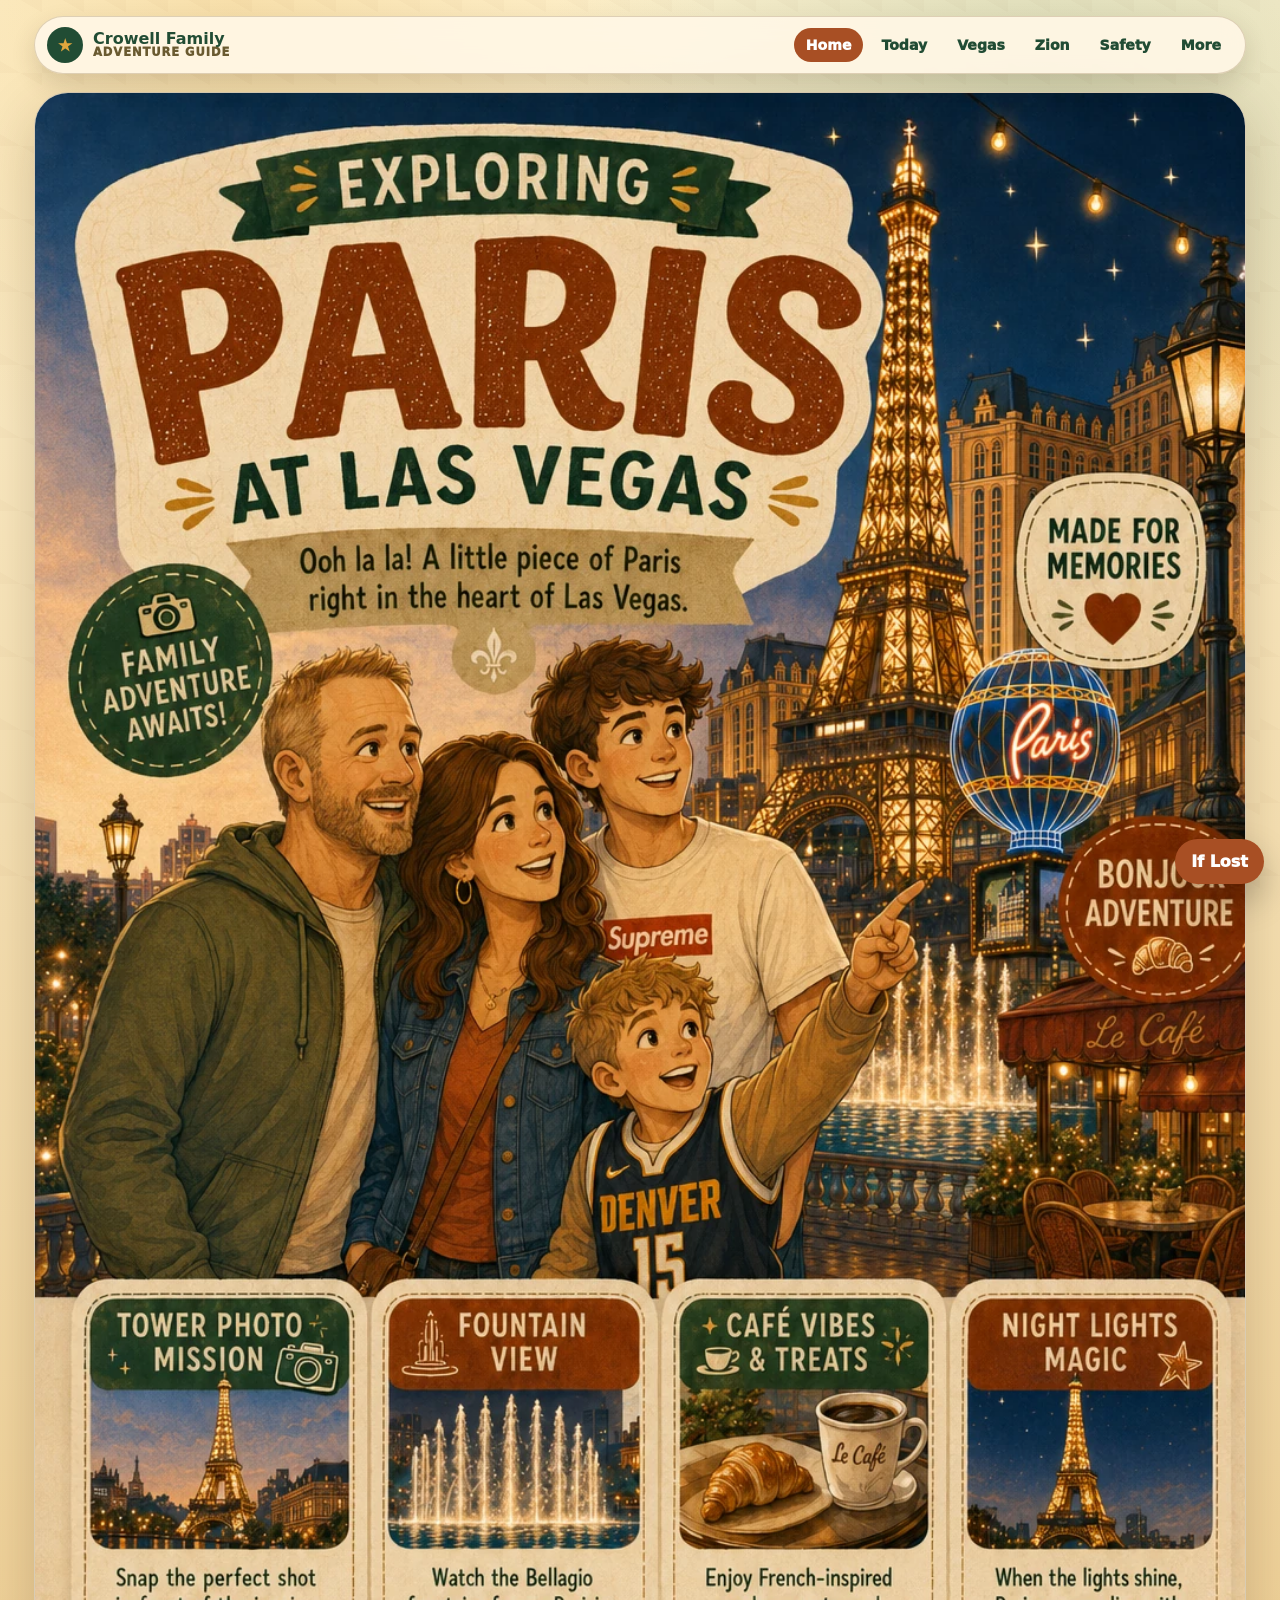
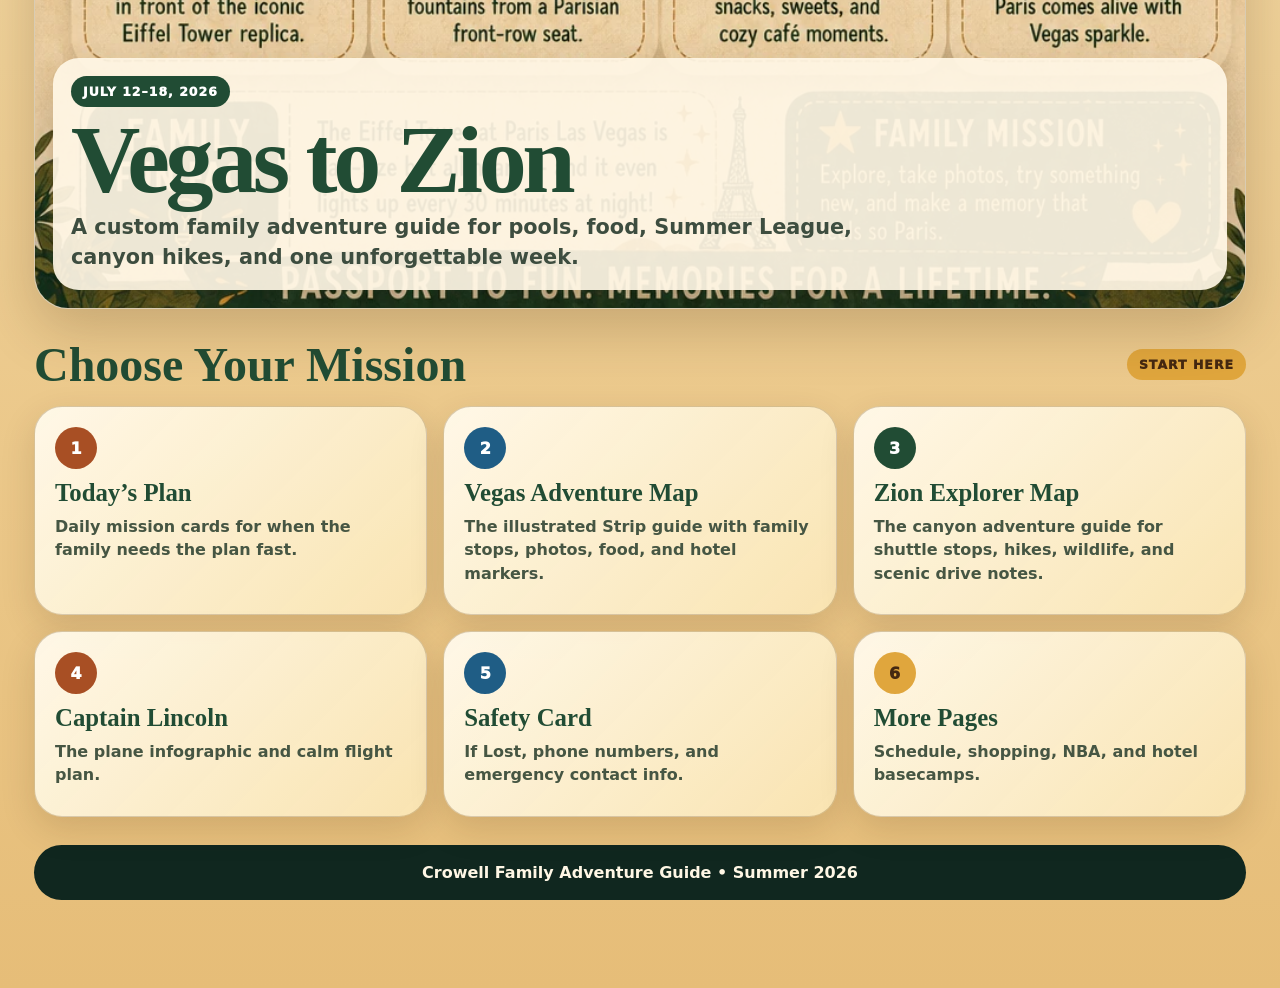
<file: index.html>
<!doctype html><html lang="en"><head><meta charset="utf-8"><meta name="viewport" content="width=device-width,initial-scale=1"><title>Crowell Family Adventure Guide</title><link rel="stylesheet" href="style.css?v=9"></head><body><a class="skip-link" href="#main">Skip to content</a><div class="site-shell"><header class="topbar"><a class="brand" href="index.html"><span>★</span><div><strong>Crowell Family</strong><small>Adventure Guide</small></div></a><nav class="nav"><a class="active" href="index.html">Home</a><a class="" href="today.html">Today</a><a class="" href="vegas.html">Vegas</a><a class="" href="zion.html">Zion</a><a class="" href="contacts.html">Safety</a><a class="" href="more.html">More</a></nav></header><main id="main"><section class="hero"><img src="family-paris-poster.webp" alt="Poster-style Crowell family at Paris Las Vegas"><div class="hero-copy"><span class="kicker">July 12–18, 2026</span><h1 class="display">Vegas to Zion</h1><p class="lead">A custom family adventure guide for pools, food, Summer League, canyon hikes, and one unforgettable week.</p></div></section><section class="section"><div class="section-title"><h2>Choose Your Mission</h2><span class="kicker gold">Start here</span></div><div class="grid three"><a class="mission" href="today.html"><span class="badge">1</span><h3>Today’s Plan</h3><p>Daily mission cards for when the family needs the plan fast.</p></a><a class="mission" href="vegas.html"><span class="badge blue">2</span><h3>Vegas Adventure Map</h3><p>The illustrated Strip guide with family stops, photos, food, and hotel markers.</p></a><a class="mission" href="zion.html"><span class="badge green">3</span><h3>Zion Explorer Map</h3><p>The canyon adventure guide for shuttle stops, hikes, wildlife, and scenic drive notes.</p></a><a class="mission" href="flying.html"><span class="badge">4</span><h3>Captain Lincoln</h3><p>The plane infographic and calm flight plan.</p></a><a class="mission" href="contacts.html"><span class="badge blue">5</span><h3>Safety Card</h3><p>If Lost, phone numbers, and emergency contact info.</p></a><a class="mission" href="more.html"><span class="badge gold">6</span><h3>More Pages</h3><p>Schedule, shopping, NBA, and hotel basecamps.</p></a></div></section></main><footer class="site-footer">Crowell Family Adventure Guide • Summer 2026</footer></div><a class="float-lost" href="contacts.html">If Lost</a></body></html>
</file>
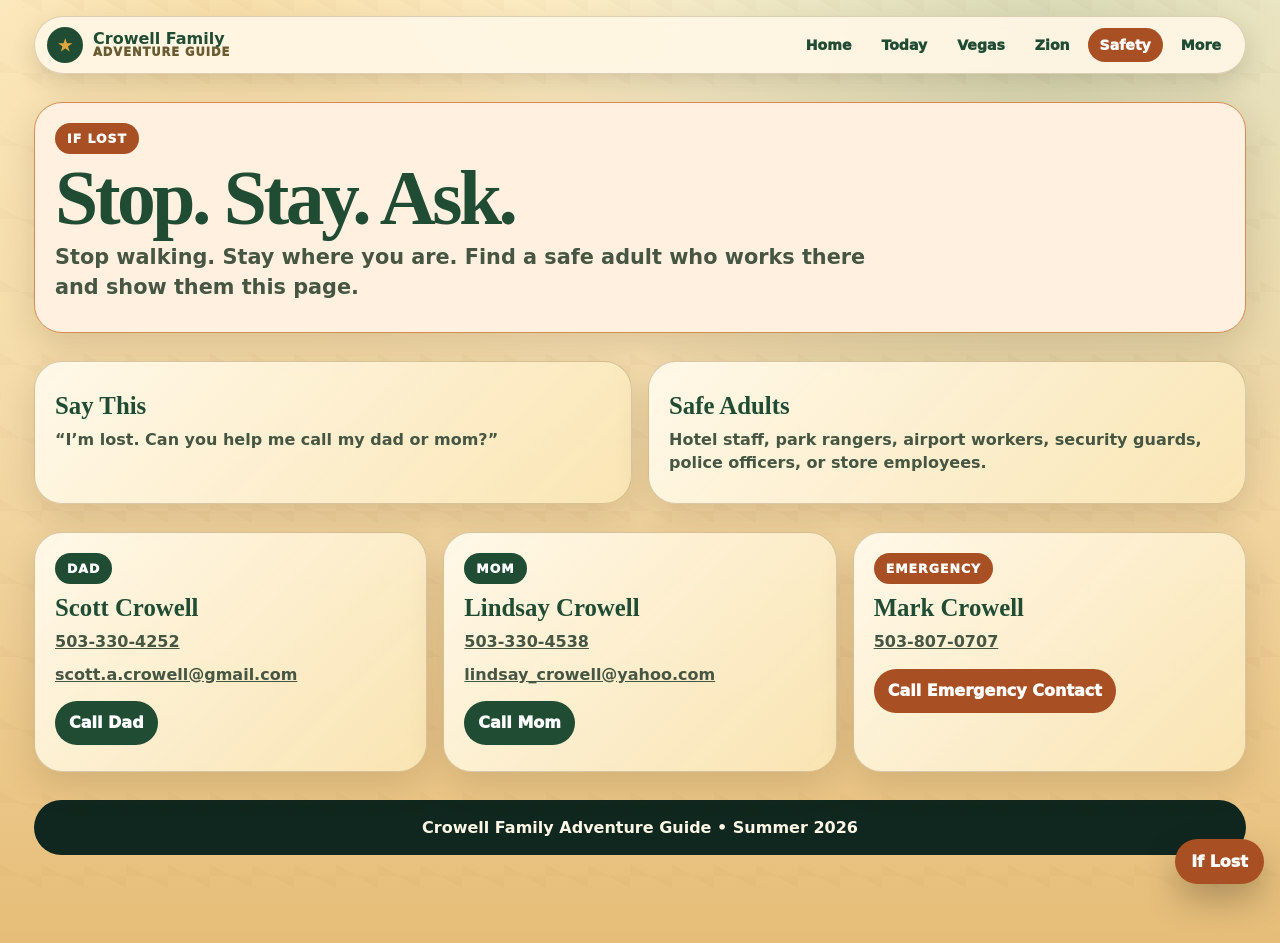
<file: contacts.html>
<!doctype html><html lang="en"><head><meta charset="utf-8"><meta name="viewport" content="width=device-width,initial-scale=1"><title>Safety Card</title><link rel="stylesheet" href="style.css?v=9"></head><body><a class="skip-link" href="#main">Skip to content</a><div class="site-shell"><header class="topbar"><a class="brand" href="index.html"><span>★</span><div><strong>Crowell Family</strong><small>Adventure Guide</small></div></a><nav class="nav"><a class="" href="index.html">Home</a><a class="" href="today.html">Today</a><a class="" href="vegas.html">Vegas</a><a class="" href="zion.html">Zion</a><a class="active" href="contacts.html">Safety</a><a class="" href="more.html">More</a></nav></header><main id="main"><section class="section card notice"><span class="kicker rust">If Lost</span><h1 class="page-title">Stop. Stay. Ask.</h1><p class="lead">Stop walking. Stay where you are. Find a safe adult who works there and show them this page.</p></section><section class="section grid two"><div class="card"><h3>Say This</h3><p><strong>“I’m lost. Can you help me call my dad or mom?”</strong></p></div><div class="card"><h3>Safe Adults</h3><p>Hotel staff, park rangers, airport workers, security guards, police officers, or store employees.</p></div></section><section class="section grid three"><div class="contact-card"><span class="kicker">Dad</span><h3>Scott Crowell</h3><p><a href="tel:5033304252">503-330-4252</a></p><p><a href="mailto:scott.a.crowell@gmail.com">scott.a.crowell@gmail.com</a></p><a class="phone-btn" href="tel:5033304252">Call Dad</a></div><div class="contact-card"><span class="kicker">Mom</span><h3>Lindsay Crowell</h3><p><a href="tel:5033304538">503-330-4538</a></p><p><a href="mailto:lindsay_crowell@yahoo.com">lindsay_crowell@yahoo.com</a></p><a class="phone-btn" href="tel:5033304538">Call Mom</a></div><div class="contact-card"><span class="kicker rust">Emergency</span><h3>Mark Crowell</h3><p><a href="tel:5038070707">503-807-0707</a></p><a class="phone-btn alt" href="tel:5038070707">Call Emergency Contact</a></div></section></main><footer class="site-footer">Crowell Family Adventure Guide • Summer 2026</footer></div><a class="float-lost" href="contacts.html">If Lost</a></body></html>
</file>
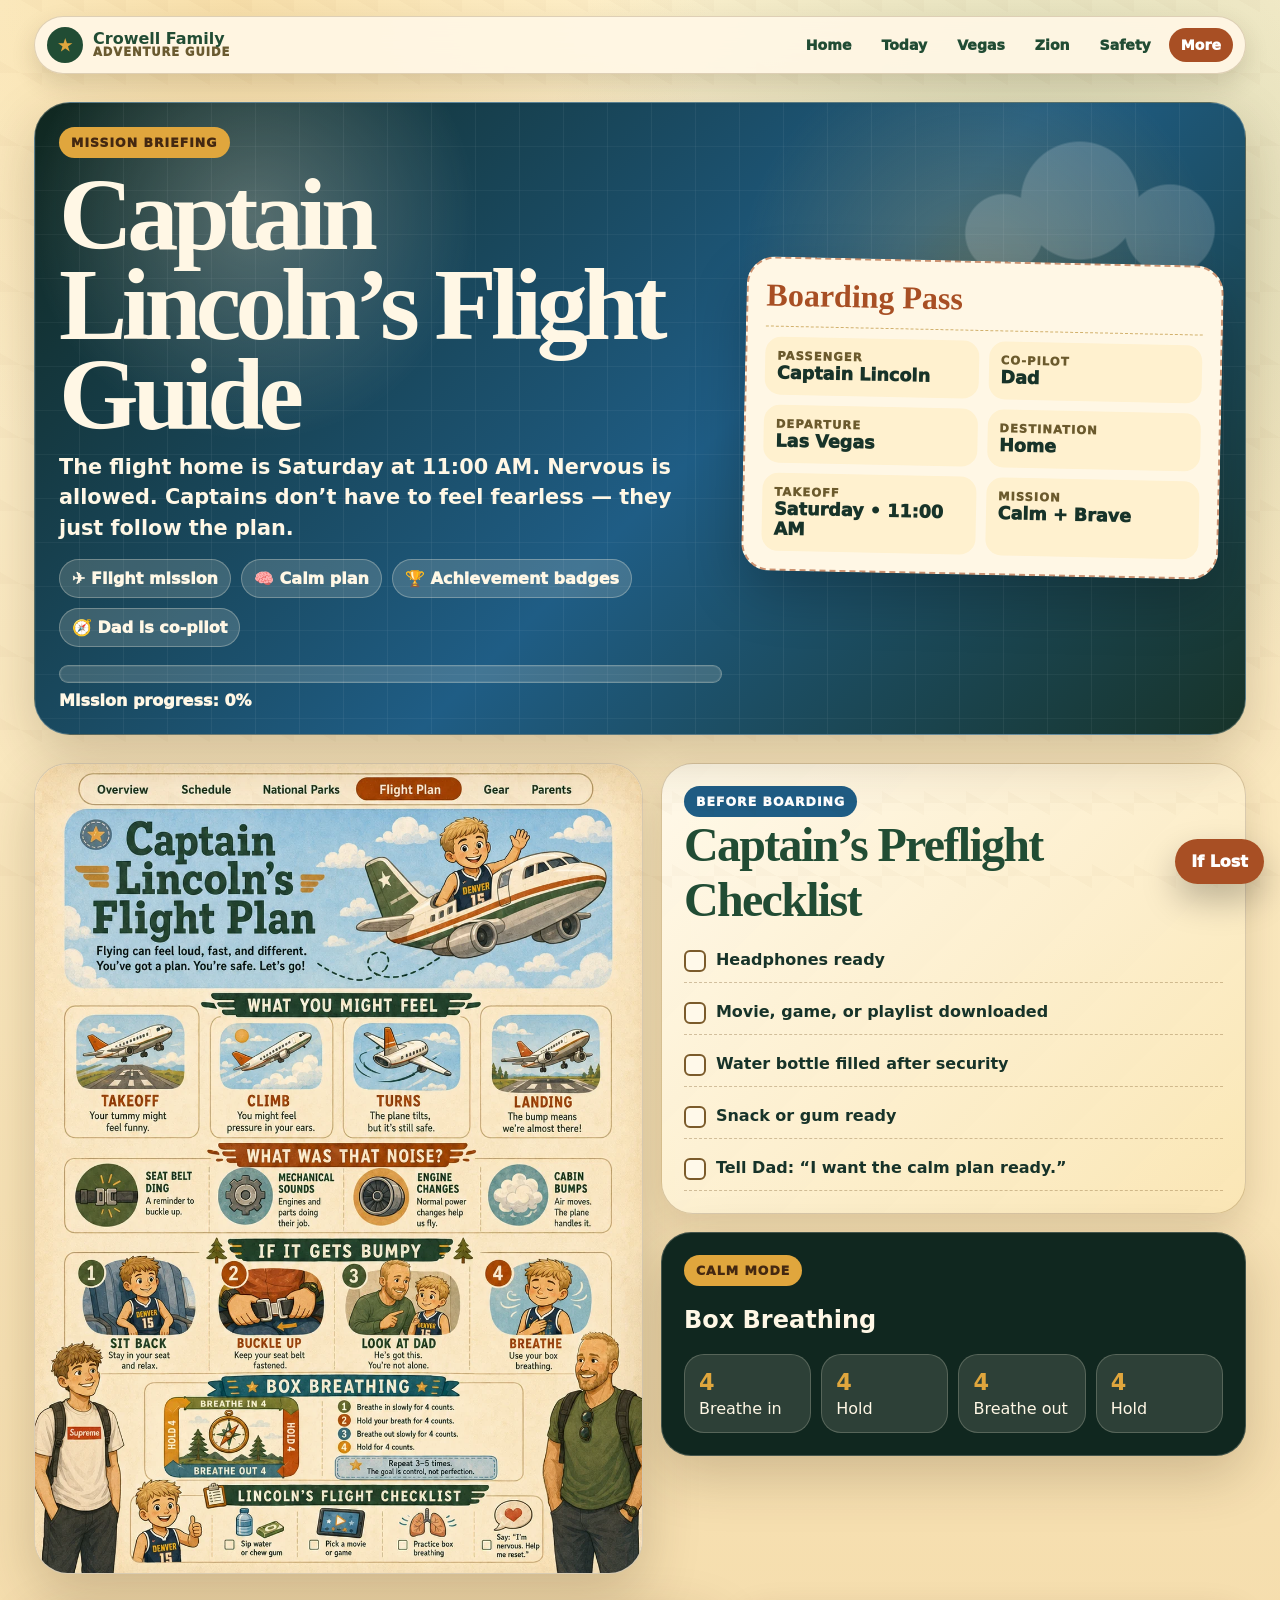
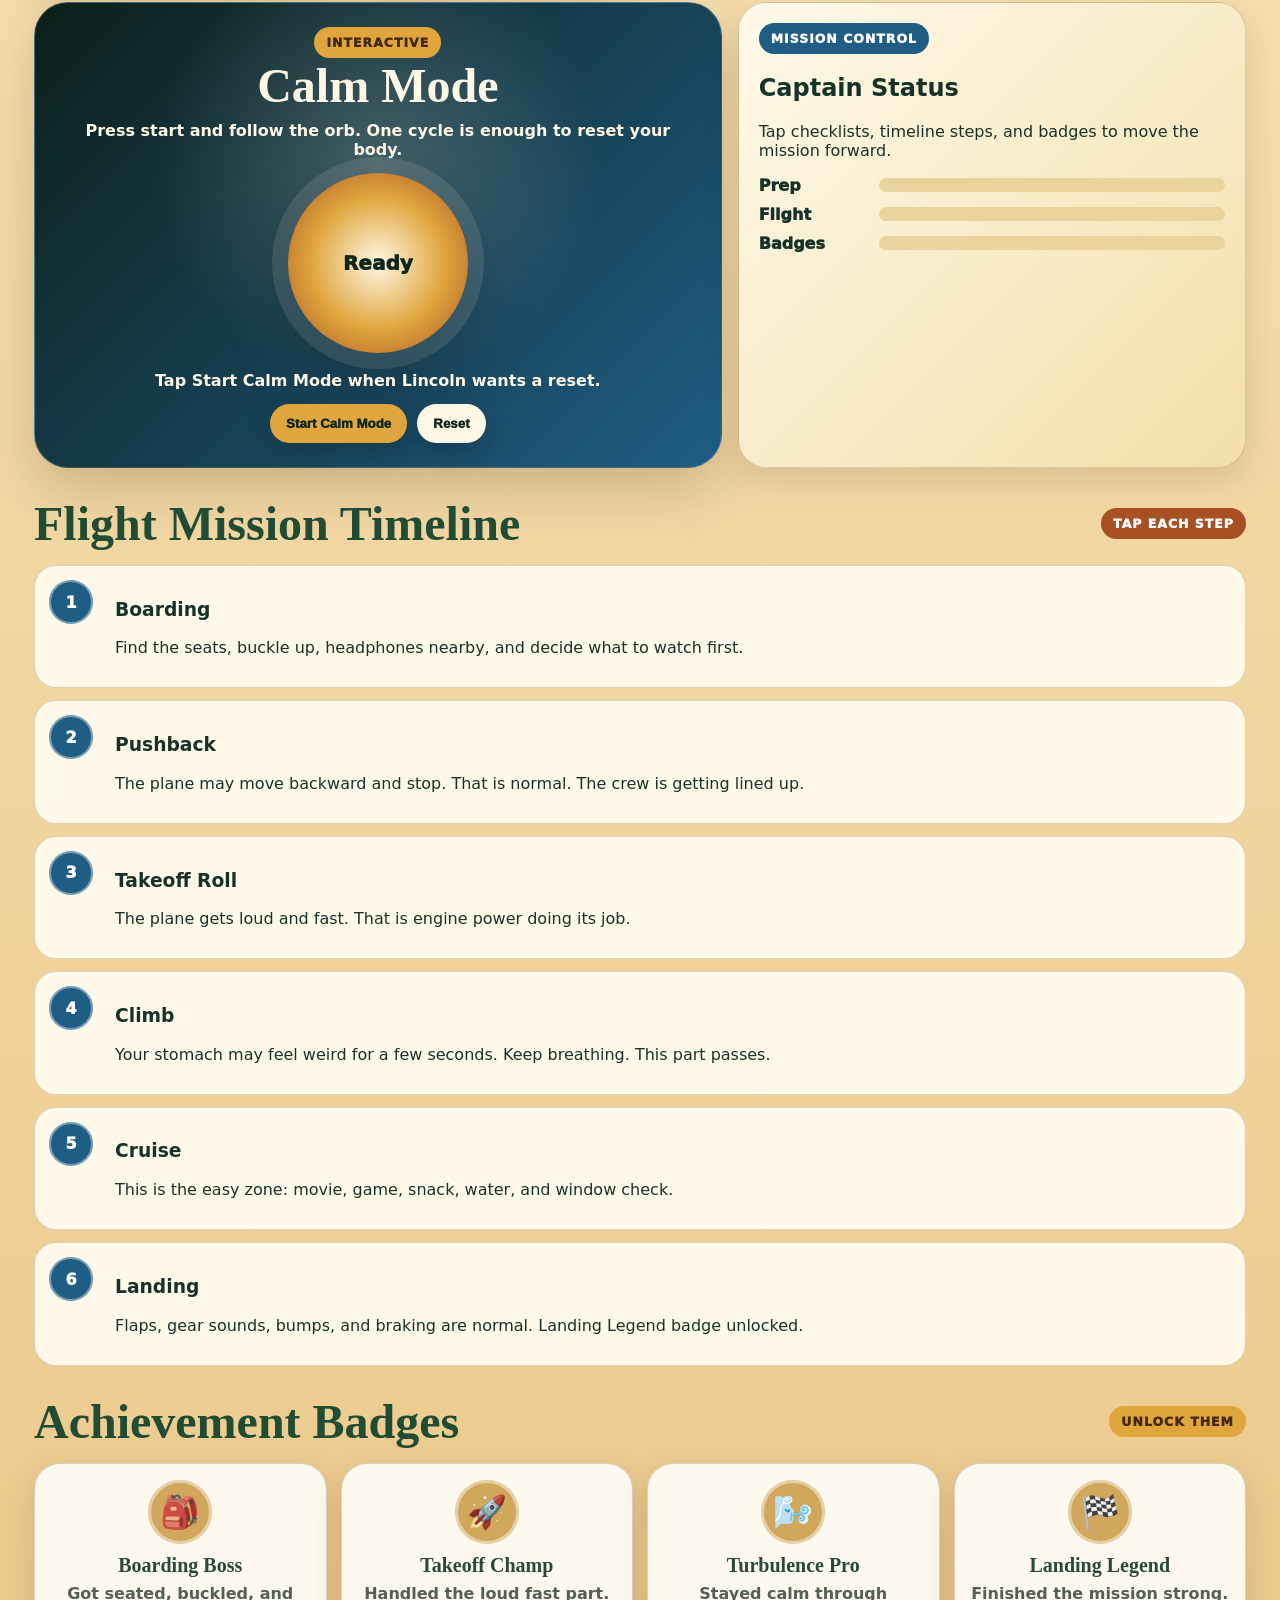
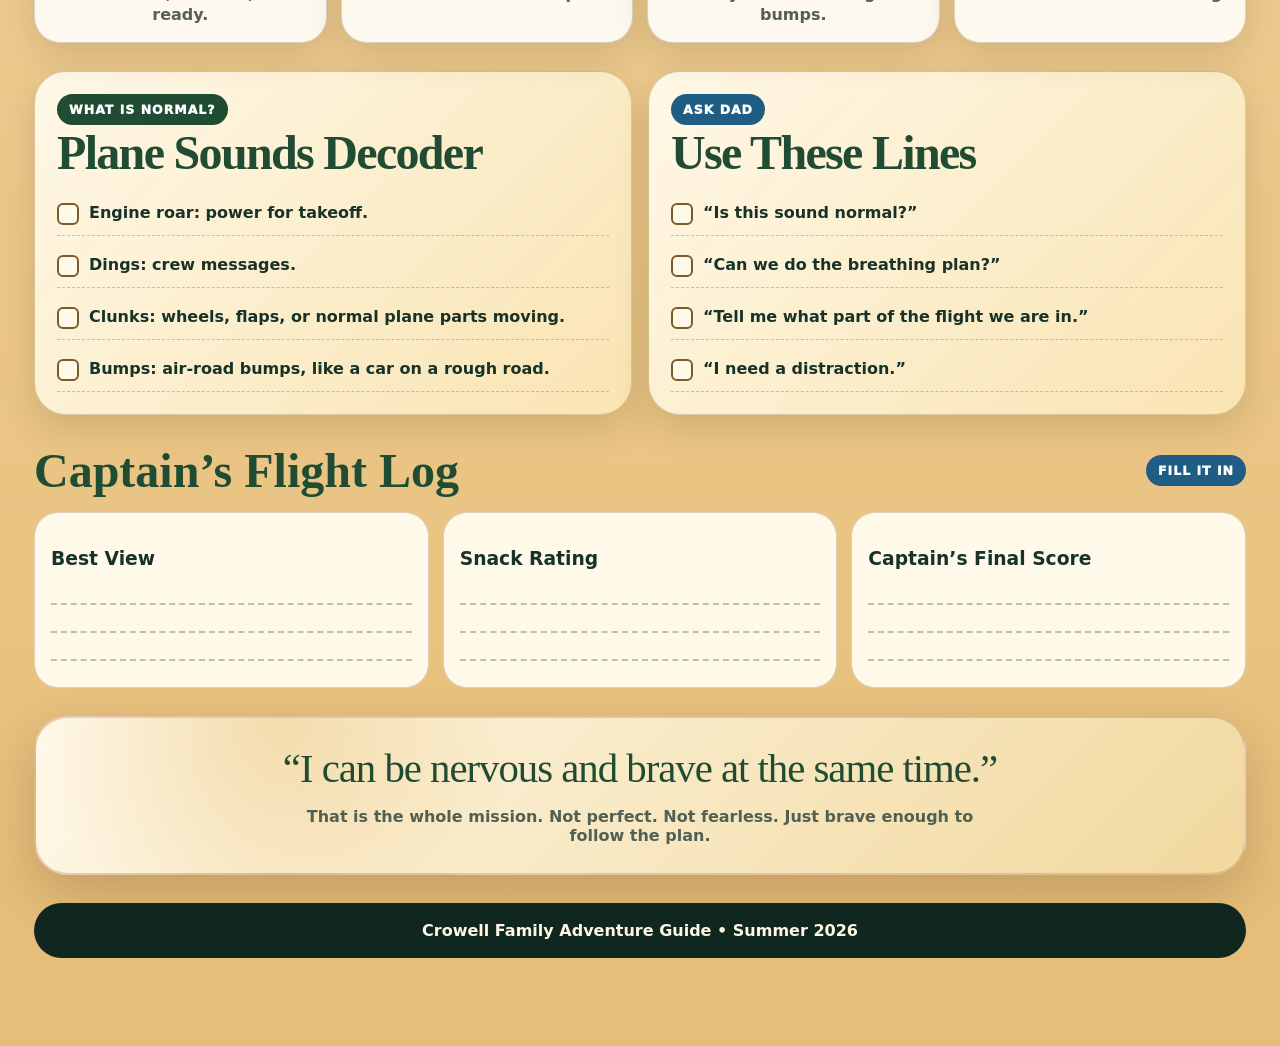
<file: flying.html>
<!doctype html>
<html lang="en">
<head>
<meta charset="utf-8">
<meta name="viewport" content="width=device-width,initial-scale=1">
<meta name="description" content="Captain Lincoln’s Flight Guide for the Crowell Family Adventure Guide">
<title>Captain Lincoln’s Flight Guide</title>
<link rel="stylesheet" href="style.css?v=v12">
</head>
<body>
<a class="skip-link" href="#main">Skip to content</a>
<div class="site-shell">
<header class="topbar">
  <a class="brand" href="index.html" aria-label="Crowell Family Adventure Guide home">
    <span aria-hidden="true">★</span><div><strong>Crowell Family</strong><small>Adventure Guide</small></div>
  </a>
  <nav class="nav" aria-label="Main navigation">
    <a href="index.html">Home</a><a href="today.html">Today</a><a href="vegas.html">Vegas</a><a href="zion.html">Zion</a><a href="contacts.html">Safety</a><a class="active" href="more.html">More</a>
  </nav>
</header>
<main id="main">
<section class="section flight-command">
  <div class="flight-cloud" aria-hidden="true"></div>
  <div class="flight-hero-inner">
    <div>
      <span class="kicker gold">Mission Briefing</span>
      <h1>Captain Lincoln’s Flight Guide</h1>
      <p class="lead">The flight home is Saturday at 11:00 AM. Nervous is allowed. Captains don’t have to feel fearless — they just follow the plan.</p>
      <div class="flight-strip">
        <span class="flight-pill">✈️ Flight mission</span><span class="flight-pill">🧠 Calm plan</span><span class="flight-pill">🏆 Achievement badges</span><span class="flight-pill">🧭 Dad is co-pilot</span>
      </div>
      <div class="flight-progress-wrap" aria-label="Captain Lincoln mission progress"><div class="flight-progress-bar" id="flightProgressBar"></div></div>
      <div class="flight-progress-label" id="flightProgressLabel">Mission progress: 0%</div>
    </div>
    <aside class="boarding-pass" aria-label="Boarding pass style flight summary">
      <h2>Boarding Pass</h2>
      <div class="pass-row">
        <div><span class="pass-label">Passenger</span><span class="pass-value">Captain Lincoln</span></div><div><span class="pass-label">Co-Pilot</span><span class="pass-value">Dad</span></div>
        <div><span class="pass-label">Departure</span><span class="pass-value">Las Vegas</span></div><div><span class="pass-label">Destination</span><span class="pass-value">Home</span></div>
        <div><span class="pass-label">Takeoff</span><span class="pass-value">Saturday • 11:00 AM</span></div><div><span class="pass-label">Mission</span><span class="pass-value">Calm + Brave</span></div>
      </div>
    </aside>
  </div>
</section>

<section class="section poster-grid">
  <div class="poster"><img src="captain-lincoln-flight-guide.webp" alt="Captain Lincoln's flight guide infographic"></div>
  <div class="stack">
    <div class="flight-panel">
      <span class="kicker blue">Before Boarding</span><h2>Captain’s Preflight Checklist</h2>
      <ul class="checklist">
        <li><span class="box"></span><span>Headphones ready</span></li><li><span class="box"></span><span>Movie, game, or playlist downloaded</span></li><li><span class="box"></span><span>Water bottle filled after security</span></li><li><span class="box"></span><span>Snack or gum ready</span></li><li><span class="box"></span><span>Tell Dad: “I want the calm plan ready.”</span></li>
      </ul>
    </div>
    <div class="calm-card">
      <span class="kicker gold">Calm Mode</span><h2>Box Breathing</h2>
      <div class="calm-grid"><div class="calm-box"><strong>4</strong><span>Breathe in</span></div><div class="calm-box"><strong>4</strong><span>Hold</span></div><div class="calm-box"><strong>4</strong><span>Breathe out</span></div><div class="calm-box"><strong>4</strong><span>Hold</span></div></div>
    </div>
  </div>
</section>

<section class="section flight-control-panel" aria-label="Interactive calm mode and mission status">
  <div class="breathing-tool">
    <div><span class="kicker gold">Interactive</span><h2>Calm Mode</h2><p>Press start and follow the orb. One cycle is enough to reset your body.</p><div class="breath-orb" id="breathOrb">Ready</div><p id="breathInstruction">Tap Start Calm Mode when Lincoln wants a reset.</p><div class="control-buttons"><button class="control-btn primary" id="startBreathing" type="button">Start Calm Mode</button><button class="control-btn" id="stopBreathing" type="button">Reset</button></div></div>
  </div>
  <div class="flight-status">
    <span class="kicker blue">Mission Control</span><h2>Captain Status</h2><p>Tap checklists, timeline steps, and badges to move the mission forward.</p>
    <div class="status-meter"><div class="status-item"><span>Prep</span><div class="meter-track"><div class="meter-fill" id="prepMeter"></div></div></div><div class="status-item"><span>Flight</span><div class="meter-track"><div class="meter-fill" id="flightMeter"></div></div></div><div class="status-item"><span>Badges</span><div class="meter-track"><div class="meter-fill" id="badgeMeter"></div></div></div></div>
  </div>
</section>

<section class="section"><div class="section-title"><h2>Flight Mission Timeline</h2><span class="kicker rust">Tap each step</span></div><div class="mission-steps">
<div class="mission-step"><div><h3>Boarding</h3><p>Find the seats, buckle up, headphones nearby, and decide what to watch first.</p></div></div>
<div class="mission-step"><div><h3>Pushback</h3><p>The plane may move backward and stop. That is normal. The crew is getting lined up.</p></div></div>
<div class="mission-step"><div><h3>Takeoff Roll</h3><p>The plane gets loud and fast. That is engine power doing its job.</p></div></div>
<div class="mission-step"><div><h3>Climb</h3><p>Your stomach may feel weird for a few seconds. Keep breathing. This part passes.</p></div></div>
<div class="mission-step"><div><h3>Cruise</h3><p>This is the easy zone: movie, game, snack, water, and window check.</p></div></div>
<div class="mission-step"><div><h3>Landing</h3><p>Flaps, gear sounds, bumps, and braking are normal. Landing Legend badge unlocked.</p></div></div>
</div></section>

<section class="section"><div class="section-title"><h2>Achievement Badges</h2><span class="kicker gold">Unlock them</span></div><div class="badge-board">
<div class="achievement" tabindex="0" role="button" aria-pressed="false" data-badge="Boarding Boss"><div class="icon">🎒</div><strong>Boarding Boss</strong><span>Got seated, buckled, and ready.</span></div>
<div class="achievement" tabindex="0" role="button" aria-pressed="false" data-badge="Takeoff Champ"><div class="icon">🚀</div><strong>Takeoff Champ</strong><span>Handled the loud fast part.</span></div>
<div class="achievement" tabindex="0" role="button" aria-pressed="false" data-badge="Turbulence Pro"><div class="icon">🌬️</div><strong>Turbulence Pro</strong><span>Stayed calm through bumps.</span></div>
<div class="achievement" tabindex="0" role="button" aria-pressed="false" data-badge="Landing Legend"><div class="icon">🏁</div><strong>Landing Legend</strong><span>Finished the mission strong.</span></div>
</div></section>

<section class="section grid two">
  <div class="flight-panel"><span class="kicker">What Is Normal?</span><h2>Plane Sounds Decoder</h2><ul class="checklist"><li><span class="box"></span><span><strong>Engine roar:</strong> power for takeoff.</span></li><li><span class="box"></span><span><strong>Dings:</strong> crew messages.</span></li><li><span class="box"></span><span><strong>Clunks:</strong> wheels, flaps, or normal plane parts moving.</span></li><li><span class="box"></span><span><strong>Bumps:</strong> air-road bumps, like a car on a rough road.</span></li></ul></div>
  <div class="flight-panel"><span class="kicker blue">Ask Dad</span><h2>Use These Lines</h2><ul class="checklist"><li><span class="box"></span><span>“Is this sound normal?”</span></li><li><span class="box"></span><span>“Can we do the breathing plan?”</span></li><li><span class="box"></span><span>“Tell me what part of the flight we are in.”</span></li><li><span class="box"></span><span>“I need a distraction.”</span></li></ul></div>
</section>

<section class="section"><div class="section-title"><h2>Captain’s Flight Log</h2><span class="kicker blue">Fill it in</span></div><div class="flight-log"><div class="log-card"><h3>Best View</h3><div class="log-line"></div><div class="log-line"></div><div class="log-line"></div></div><div class="log-card"><h3>Snack Rating</h3><div class="log-line"></div><div class="log-line"></div><div class="log-line"></div></div><div class="log-card"><h3>Captain’s Final Score</h3><div class="log-line"></div><div class="log-line"></div><div class="log-line"></div></div></div></section>
<section class="section captain-oath"><blockquote>“I can be nervous and brave at the same time.”</blockquote><p>That is the whole mission. Not perfect. Not fearless. Just brave enough to follow the plan.</p></section>
</main>
<footer class="site-footer">Crowell Family Adventure Guide • Summer 2026</footer>
</div>
<a class="float-lost" href="contacts.html">If Lost</a>
<div class="toast" id="toast" role="status" aria-live="polite"></div>
<script>
(function(){
 const progressBar=document.getElementById('flightProgressBar'),progressLabel=document.getElementById('flightProgressLabel'),prepMeter=document.getElementById('prepMeter'),flightMeter=document.getElementById('flightMeter'),badgeMeter=document.getElementById('badgeMeter'),toast=document.getElementById('toast');
 function showToast(m){if(!toast)return;toast.textContent=m;toast.classList.add('show');clearTimeout(window.__flightToastTimer);window.__flightToastTimer=setTimeout(()=>toast.classList.remove('show'),1800);}
 function pct(a,b){return b?Math.round((a/b)*100):0;}
 function updateProgress(){const checks=[...document.querySelectorAll('.checklist li')],steps=[...document.querySelectorAll('.mission-step')],badges=[...document.querySelectorAll('.achievement')];const cd=checks.filter(x=>x.classList.contains('done')).length,sd=steps.filter(x=>x.classList.contains('complete')).length,bd=badges.filter(x=>x.classList.contains('unlocked')).length;const p=pct(cd+sd+bd,checks.length+steps.length+badges.length);if(progressBar)progressBar.style.width=p+'%';if(progressLabel)progressLabel.textContent='Mission progress: '+p+'%';if(prepMeter)prepMeter.style.width=pct(cd,checks.length)+'%';if(flightMeter)flightMeter.style.width=pct(sd,steps.length)+'%';if(badgeMeter)badgeMeter.style.width=pct(bd,badges.length)+'%';}
 document.querySelectorAll('.checklist li').forEach(item=>{item.setAttribute('tabindex','0');item.setAttribute('role','checkbox');item.setAttribute('aria-checked','false');const toggle=()=>{item.classList.toggle('done');item.setAttribute('aria-checked',item.classList.contains('done')?'true':'false');showToast(item.classList.contains('done')?'Checklist item complete':'Checklist item reset');updateProgress();};item.addEventListener('click',toggle);item.addEventListener('keydown',e=>{if(e.key==='Enter'||e.key===' '){e.preventDefault();toggle();}});});
 document.querySelectorAll('.mission-step').forEach((step,i)=>{step.setAttribute('tabindex','0');step.setAttribute('role','checkbox');step.setAttribute('aria-checked','false');const toggle=()=>{step.classList.toggle('complete');step.setAttribute('aria-checked',step.classList.contains('complete')?'true':'false');showToast(step.classList.contains('complete')?'Flight step '+(i+1)+' complete':'Flight step reset');updateProgress();};step.addEventListener('click',toggle);step.addEventListener('keydown',e=>{if(e.key==='Enter'||e.key===' '){e.preventDefault();toggle();}});});
 document.querySelectorAll('.achievement').forEach(badge=>{const toggle=()=>{badge.classList.toggle('unlocked');const on=badge.classList.contains('unlocked');badge.setAttribute('aria-pressed',on?'true':'false');showToast(on?'Badge unlocked: '+(badge.dataset.badge||'Achievement'):'Badge reset');updateProgress();};badge.addEventListener('click',toggle);badge.addEventListener('keydown',e=>{if(e.key==='Enter'||e.key===' '){e.preventDefault();toggle();}});});
 const orb=document.getElementById('breathOrb'),instruction=document.getElementById('breathInstruction'),start=document.getElementById('startBreathing'),stop=document.getElementById('stopBreathing');let timer=null,phaseIndex=0;const phases=[['inhale','Breathe in','Inhale slowly for 4'],['hold','Hold','Hold for 4'],['exhale','Breathe out','Exhale slowly for 4'],['rest','Hold','Hold for 4']];
 function phase(){if(!orb||!instruction)return;const p=phases[phaseIndex%phases.length];orb.className='breath-orb '+p[0];orb.textContent=p[1];instruction.textContent=p[2];phaseIndex++;}
 if(start)start.addEventListener('click',()=>{clearInterval(timer);phaseIndex=0;phase();timer=setInterval(phase,4000);showToast('Calm Mode started');});
 if(stop)stop.addEventListener('click',()=>{clearInterval(timer);timer=null;phaseIndex=0;if(orb){orb.className='breath-orb';orb.textContent='Ready';}if(instruction){instruction.textContent='Tap Start Calm Mode when Lincoln wants a reset.';}showToast('Calm Mode reset');});
 updateProgress();
})();
</script>
</body>
</html>
</file>
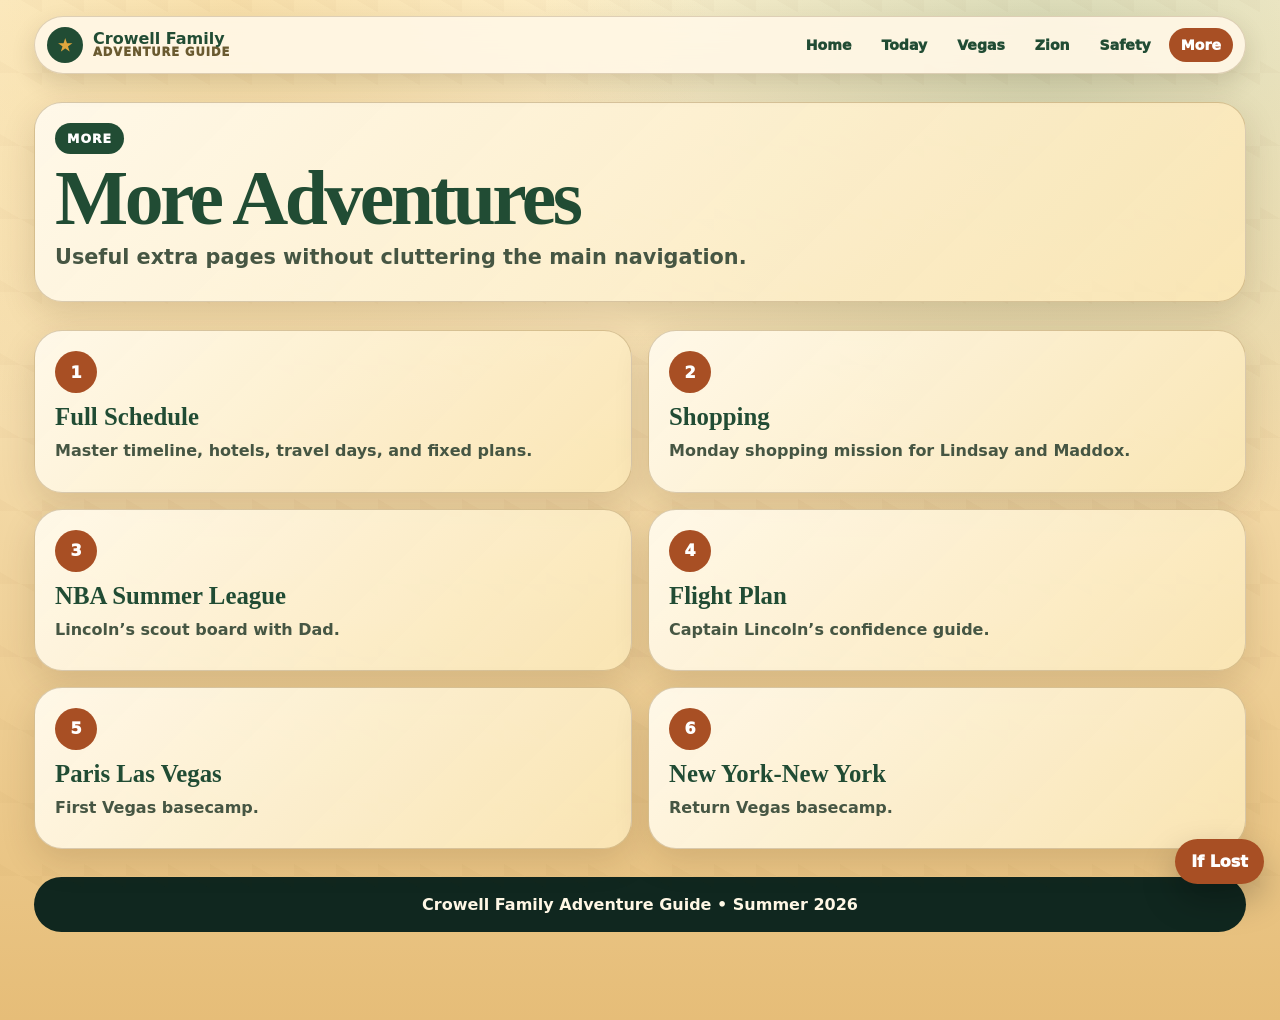
<file: more.html>
<!doctype html><html lang="en"><head><meta charset="utf-8"><meta name="viewport" content="width=device-width,initial-scale=1"><title>More Adventures</title><link rel="stylesheet" href="style.css?v=9"></head><body><a class="skip-link" href="#main">Skip to content</a><div class="site-shell"><header class="topbar"><a class="brand" href="index.html"><span>★</span><div><strong>Crowell Family</strong><small>Adventure Guide</small></div></a><nav class="nav"><a class="" href="index.html">Home</a><a class="" href="today.html">Today</a><a class="" href="vegas.html">Vegas</a><a class="" href="zion.html">Zion</a><a class="" href="contacts.html">Safety</a><a class="active" href="more.html">More</a></nav></header><main id="main"><section class="section card"><span class="kicker">More</span><h1 class="page-title">More Adventures</h1><p class="lead">Useful extra pages without cluttering the main navigation.</p></section><section class="section"><div class="grid two"><a class="base-card" href="schedule.html"><span class="badge">1</span><h3>Full Schedule</h3><p>Master timeline, hotels, travel days, and fixed plans.</p></a><a class="base-card" href="shopping.html"><span class="badge">2</span><h3>Shopping</h3><p>Monday shopping mission for Lindsay and Maddox.</p></a><a class="base-card" href="nba.html"><span class="badge">3</span><h3>NBA Summer League</h3><p>Lincoln’s scout board with Dad.</p></a><a class="base-card" href="flying.html"><span class="badge">4</span><h3>Flight Plan</h3><p>Captain Lincoln’s confidence guide.</p></a><a class="base-card" href="paris.html"><span class="badge">5</span><h3>Paris Las Vegas</h3><p>First Vegas basecamp.</p></a><a class="base-card" href="new-york-new-york.html"><span class="badge">6</span><h3>New York-New York</h3><p>Return Vegas basecamp.</p></a></div></section></main><footer class="site-footer">Crowell Family Adventure Guide • Summer 2026</footer></div><a class="float-lost" href="contacts.html">If Lost</a></body></html>
</file>
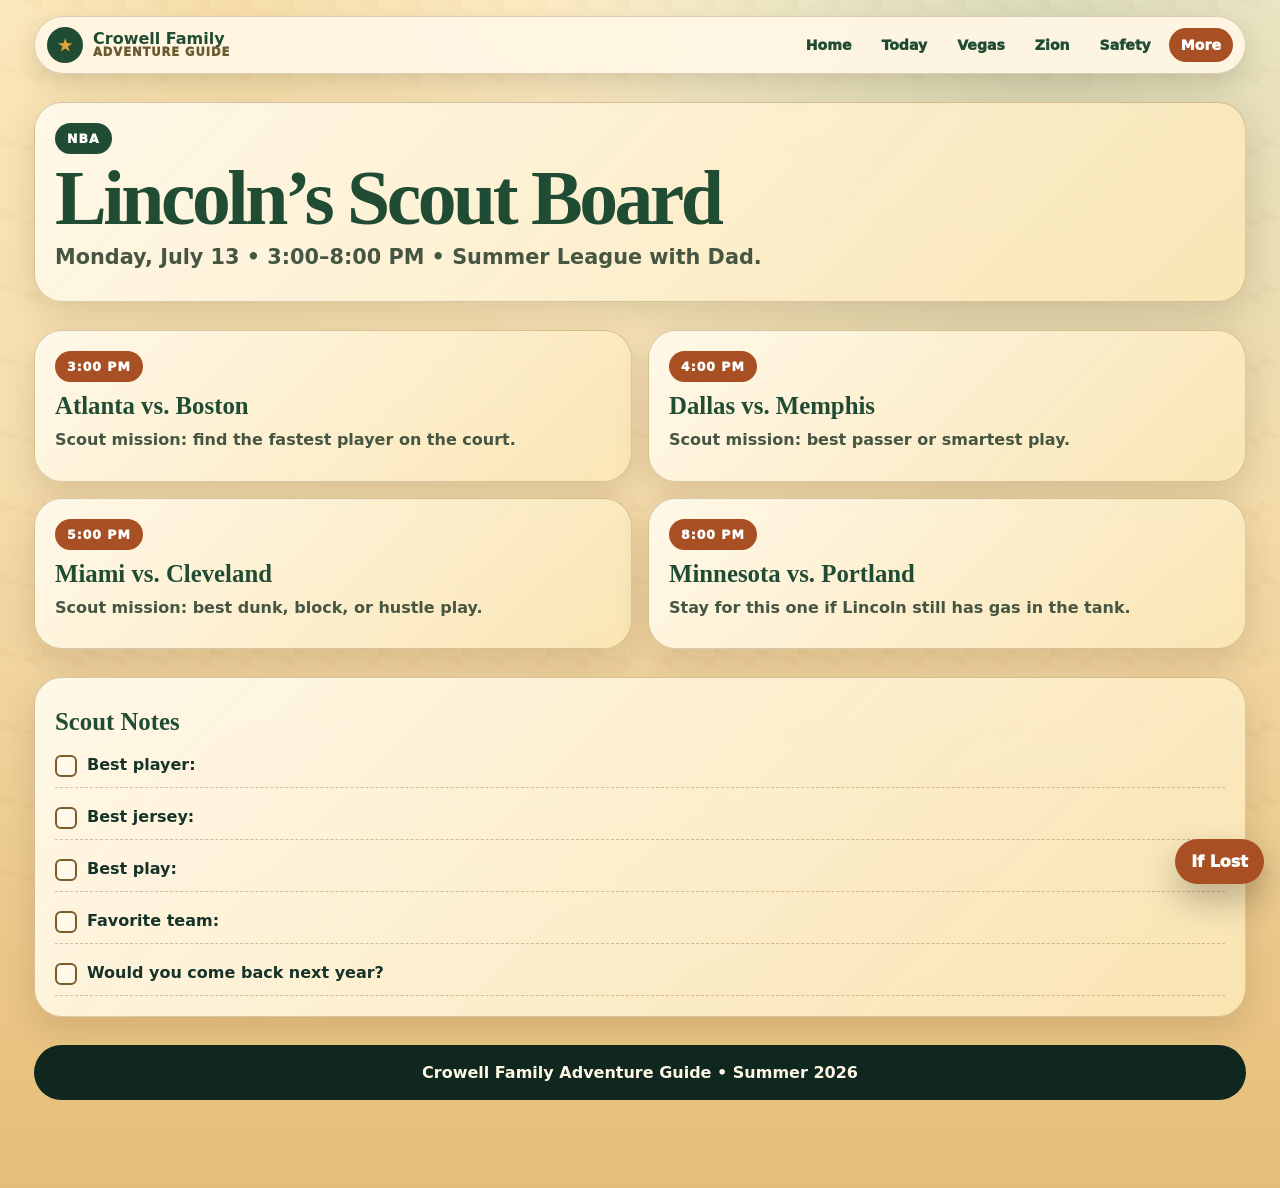
<file: nba.html>
<!doctype html><html lang="en"><head><meta charset="utf-8"><meta name="viewport" content="width=device-width,initial-scale=1"><title>Lincoln’s Scout Board</title><link rel="stylesheet" href="style.css?v=9"></head><body><a class="skip-link" href="#main">Skip to content</a><div class="site-shell"><header class="topbar"><a class="brand" href="index.html"><span>★</span><div><strong>Crowell Family</strong><small>Adventure Guide</small></div></a><nav class="nav"><a class="" href="index.html">Home</a><a class="" href="today.html">Today</a><a class="" href="vegas.html">Vegas</a><a class="" href="zion.html">Zion</a><a class="" href="contacts.html">Safety</a><a class="active" href="more.html">More</a></nav></header><main id="main"><section class="section card"><span class="kicker">NBA</span><h1 class="page-title">Lincoln’s Scout Board</h1><p class="lead">Monday, July 13 • 3:00–8:00 PM • Summer League with Dad.</p></section><section class="section"><div class="grid two"><div class="game-card"><span class="kicker rust">3:00 PM</span><h3>Atlanta vs. Boston</h3><p>Scout mission: find the fastest player on the court.</p></div><div class="game-card"><span class="kicker rust">4:00 PM</span><h3>Dallas vs. Memphis</h3><p>Scout mission: best passer or smartest play.</p></div><div class="game-card"><span class="kicker rust">5:00 PM</span><h3>Miami vs. Cleveland</h3><p>Scout mission: best dunk, block, or hustle play.</p></div><div class="game-card"><span class="kicker rust">8:00 PM</span><h3>Minnesota vs. Portland</h3><p>Stay for this one if Lincoln still has gas in the tank.</p></div></div></section><section class="section card"><h3>Scout Notes</h3><ul class="checklist"><li><span class="box"></span><span>Best player:</span></li><li><span class="box"></span><span>Best jersey:</span></li><li><span class="box"></span><span>Best play:</span></li><li><span class="box"></span><span>Favorite team:</span></li><li><span class="box"></span><span>Would you come back next year?</span></li></ul></section></main><footer class="site-footer">Crowell Family Adventure Guide • Summer 2026</footer></div><a class="float-lost" href="contacts.html">If Lost</a></body></html>
</file>
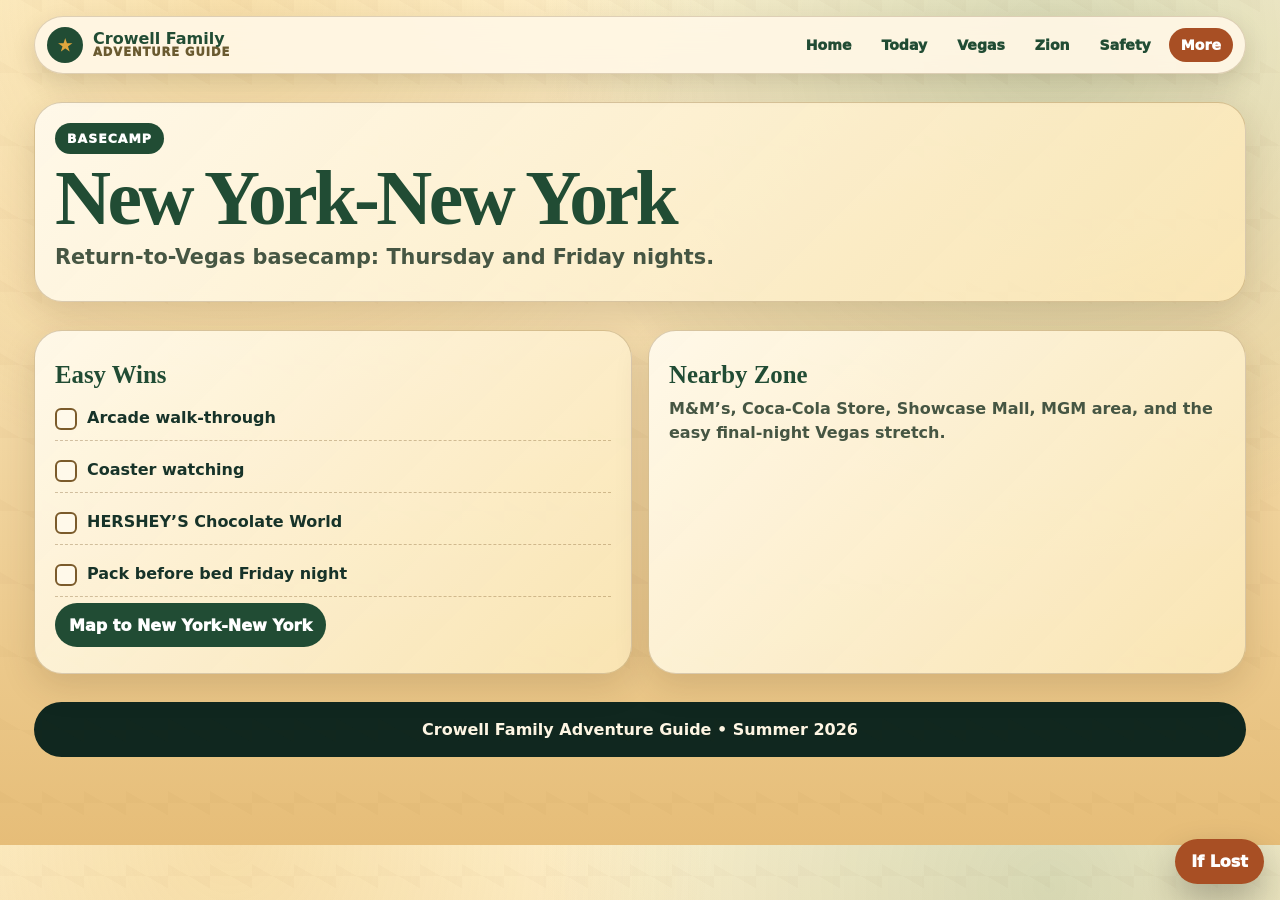
<file: new-york-new-york.html>
<!doctype html><html lang="en"><head><meta charset="utf-8"><meta name="viewport" content="width=device-width,initial-scale=1"><title>New York-New York</title><link rel="stylesheet" href="style.css?v=9"></head><body><a class="skip-link" href="#main">Skip to content</a><div class="site-shell"><header class="topbar"><a class="brand" href="index.html"><span>★</span><div><strong>Crowell Family</strong><small>Adventure Guide</small></div></a><nav class="nav"><a class="" href="index.html">Home</a><a class="" href="today.html">Today</a><a class="" href="vegas.html">Vegas</a><a class="" href="zion.html">Zion</a><a class="" href="contacts.html">Safety</a><a class="active" href="more.html">More</a></nav></header><main id="main"><section class="section card"><span class="kicker">Basecamp</span><h1 class="page-title">New York-New York</h1><p class="lead">Return-to-Vegas basecamp: Thursday and Friday nights.</p></section><section class="section grid two"><div class="card"><h3>Easy Wins</h3><ul class="checklist"><li><span class="box"></span><span>Arcade walk-through</span></li><li><span class="box"></span><span>Coaster watching</span></li><li><span class="box"></span><span>HERSHEY’S Chocolate World</span></li><li><span class="box"></span><span>Pack before bed Friday night</span></li></ul><a class="map-btn" href="https://www.google.com/maps/search/?api=1&query=New%20York-New%20York%20Hotel%20and%20Casino%20Las%20Vegas" target="_blank" rel="noopener">Map to New York-New York</a></div><div class="card"><h3>Nearby Zone</h3><p>M&M’s, Coca-Cola Store, Showcase Mall, MGM area, and the easy final-night Vegas stretch.</p></div></section></main><footer class="site-footer">Crowell Family Adventure Guide • Summer 2026</footer></div><a class="float-lost" href="contacts.html">If Lost</a></body></html>
</file>
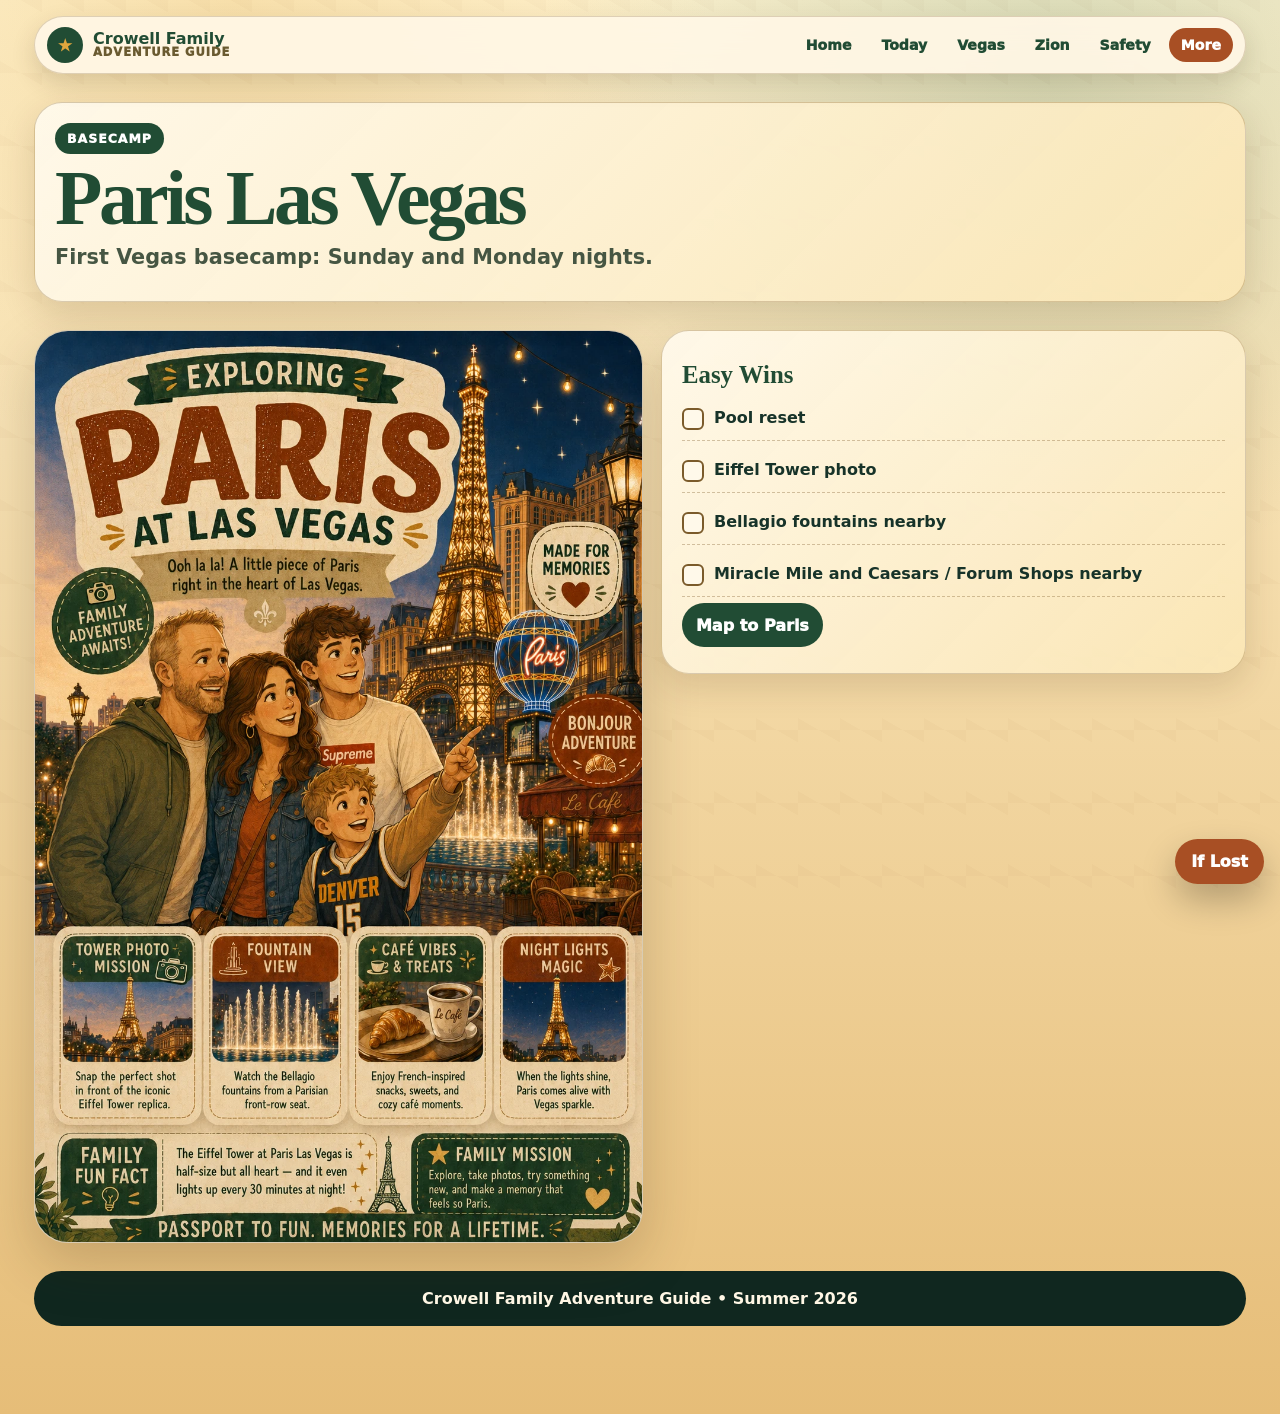
<file: paris.html>
<!doctype html><html lang="en"><head><meta charset="utf-8"><meta name="viewport" content="width=device-width,initial-scale=1"><title>Paris Las Vegas</title><link rel="stylesheet" href="style.css?v=9"></head><body><a class="skip-link" href="#main">Skip to content</a><div class="site-shell"><header class="topbar"><a class="brand" href="index.html"><span>★</span><div><strong>Crowell Family</strong><small>Adventure Guide</small></div></a><nav class="nav"><a class="" href="index.html">Home</a><a class="" href="today.html">Today</a><a class="" href="vegas.html">Vegas</a><a class="" href="zion.html">Zion</a><a class="" href="contacts.html">Safety</a><a class="active" href="more.html">More</a></nav></header><main id="main"><section class="section card"><span class="kicker">Basecamp</span><h1 class="page-title">Paris Las Vegas</h1><p class="lead">First Vegas basecamp: Sunday and Monday nights.</p></section><section class="section poster-grid"><div class="poster"><img src="family-paris-poster.webp" alt="Family poster at Paris Las Vegas"></div><div class="card"><h3>Easy Wins</h3><ul class="checklist"><li><span class="box"></span><span>Pool reset</span></li><li><span class="box"></span><span>Eiffel Tower photo</span></li><li><span class="box"></span><span>Bellagio fountains nearby</span></li><li><span class="box"></span><span>Miracle Mile and Caesars / Forum Shops nearby</span></li></ul><a class="map-btn" href="https://www.google.com/maps/search/?api=1&query=Paris%20Las%20Vegas" target="_blank" rel="noopener">Map to Paris</a></div></section></main><footer class="site-footer">Crowell Family Adventure Guide • Summer 2026</footer></div><a class="float-lost" href="contacts.html">If Lost</a></body></html>
</file>
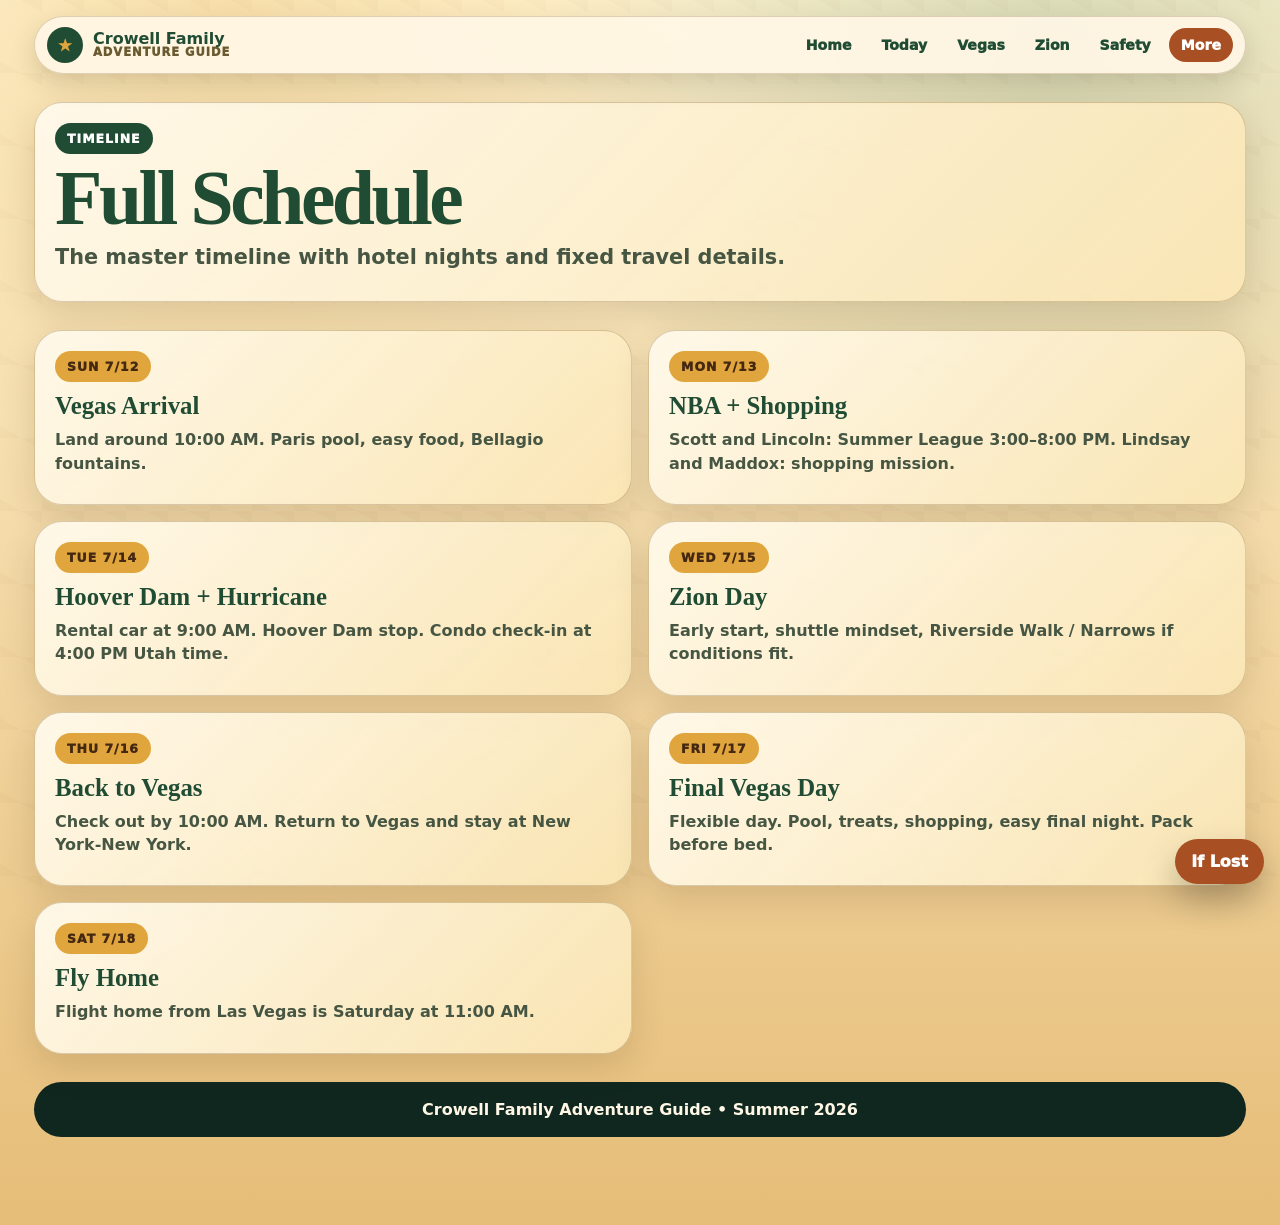
<file: schedule.html>
<!doctype html><html lang="en"><head><meta charset="utf-8"><meta name="viewport" content="width=device-width,initial-scale=1"><title>Full Schedule</title><link rel="stylesheet" href="style.css?v=9"></head><body><a class="skip-link" href="#main">Skip to content</a><div class="site-shell"><header class="topbar"><a class="brand" href="index.html"><span>★</span><div><strong>Crowell Family</strong><small>Adventure Guide</small></div></a><nav class="nav"><a class="" href="index.html">Home</a><a class="" href="today.html">Today</a><a class="" href="vegas.html">Vegas</a><a class="" href="zion.html">Zion</a><a class="" href="contacts.html">Safety</a><a class="active" href="more.html">More</a></nav></header><main id="main"><section class="section card"><span class="kicker">Timeline</span><h1 class="page-title">Full Schedule</h1><p class="lead">The master timeline with hotel nights and fixed travel details.</p></section><section class="section"><div class="grid two"><div class="timeline-card"><span class="kicker gold">Sun 7/12</span><h3>Vegas Arrival</h3><p>Land around 10:00 AM. Paris pool, easy food, Bellagio fountains.</p></div><div class="timeline-card"><span class="kicker gold">Mon 7/13</span><h3>NBA + Shopping</h3><p>Scott and Lincoln: Summer League 3:00–8:00 PM. Lindsay and Maddox: shopping mission.</p></div><div class="timeline-card"><span class="kicker gold">Tue 7/14</span><h3>Hoover Dam + Hurricane</h3><p>Rental car at 9:00 AM. Hoover Dam stop. Condo check-in at 4:00 PM Utah time.</p></div><div class="timeline-card"><span class="kicker gold">Wed 7/15</span><h3>Zion Day</h3><p>Early start, shuttle mindset, Riverside Walk / Narrows if conditions fit.</p></div><div class="timeline-card"><span class="kicker gold">Thu 7/16</span><h3>Back to Vegas</h3><p>Check out by 10:00 AM. Return to Vegas and stay at New York-New York.</p></div><div class="timeline-card"><span class="kicker gold">Fri 7/17</span><h3>Final Vegas Day</h3><p>Flexible day. Pool, treats, shopping, easy final night. Pack before bed.</p></div><div class="timeline-card"><span class="kicker gold">Sat 7/18</span><h3>Fly Home</h3><p>Flight home from Las Vegas is Saturday at 11:00 AM.</p></div></div></section></main><footer class="site-footer">Crowell Family Adventure Guide • Summer 2026</footer></div><a class="float-lost" href="contacts.html">If Lost</a></body></html>
</file>
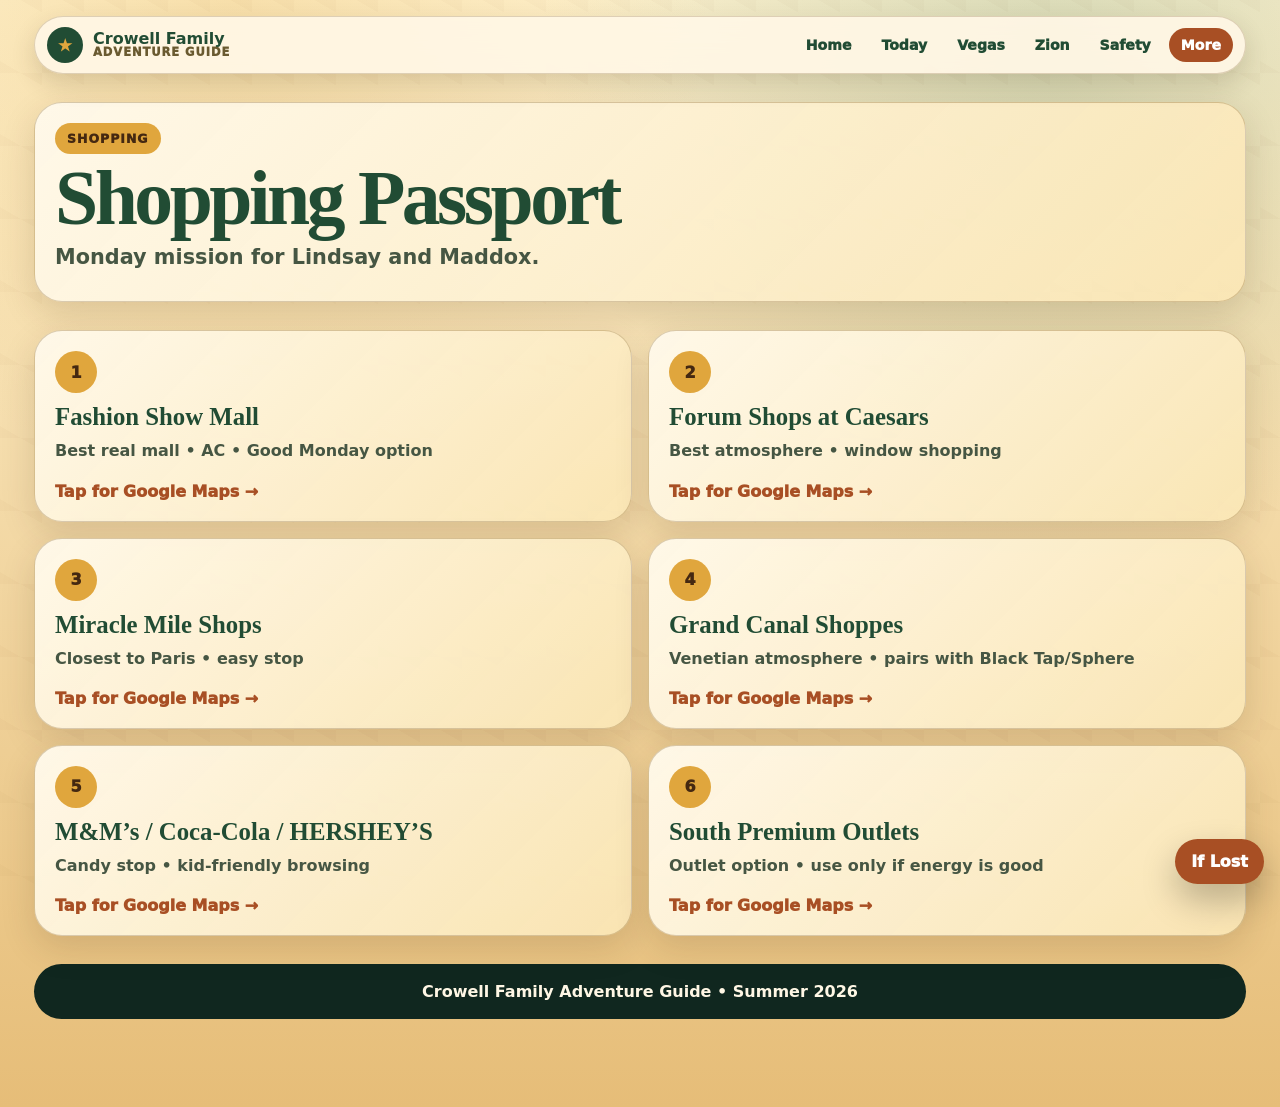
<file: shopping.html>
<!doctype html><html lang="en"><head><meta charset="utf-8"><meta name="viewport" content="width=device-width,initial-scale=1"><title>Shopping Passport</title><link rel="stylesheet" href="style.css?v=9"></head><body><a class="skip-link" href="#main">Skip to content</a><div class="site-shell"><header class="topbar"><a class="brand" href="index.html"><span>★</span><div><strong>Crowell Family</strong><small>Adventure Guide</small></div></a><nav class="nav"><a class="" href="index.html">Home</a><a class="" href="today.html">Today</a><a class="" href="vegas.html">Vegas</a><a class="" href="zion.html">Zion</a><a class="" href="contacts.html">Safety</a><a class="active" href="more.html">More</a></nav></header><main id="main"><section class="section card"><span class="kicker gold">Shopping</span><h1 class="page-title">Shopping Passport</h1><p class="lead">Monday mission for Lindsay and Maddox.</p></section><section class="section"><div class="grid two"><a class="shop-card" href="https://www.google.com/maps/search/?api=1&query=Fashion%20Show%20Las%20Vegas" target="_blank" rel="noopener"><span class="badge gold">1</span><h3>Fashion Show Mall</h3><p>Best real mall • AC • Good Monday option</p><span class="tap-hint">Tap for Google Maps →</span></a><a class="shop-card" href="https://www.google.com/maps/search/?api=1&query=Forum%20Shops%20Caesars%20Palace" target="_blank" rel="noopener"><span class="badge gold">2</span><h3>Forum Shops at Caesars</h3><p>Best atmosphere • window shopping</p><span class="tap-hint">Tap for Google Maps →</span></a><a class="shop-card" href="https://www.google.com/maps/search/?api=1&query=Miracle%20Mile%20Shops%20Las%20Vegas" target="_blank" rel="noopener"><span class="badge gold">3</span><h3>Miracle Mile Shops</h3><p>Closest to Paris • easy stop</p><span class="tap-hint">Tap for Google Maps →</span></a><a class="shop-card" href="https://www.google.com/maps/search/?api=1&query=Grand%20Canal%20Shoppes%20Las%20Vegas" target="_blank" rel="noopener"><span class="badge gold">4</span><h3>Grand Canal Shoppes</h3><p>Venetian atmosphere • pairs with Black Tap/Sphere</p><span class="tap-hint">Tap for Google Maps →</span></a><a class="shop-card" href="https://www.google.com/maps/search/?api=1&query=M%26M%27s%20World%20Las%20Vegas" target="_blank" rel="noopener"><span class="badge gold">5</span><h3>M&M’s / Coca-Cola / HERSHEY’S</h3><p>Candy stop • kid-friendly browsing</p><span class="tap-hint">Tap for Google Maps →</span></a><a class="shop-card" href="https://www.google.com/maps/search/?api=1&query=Las%20Vegas%20South%20Premium%20Outlets" target="_blank" rel="noopener"><span class="badge gold">6</span><h3>South Premium Outlets</h3><p>Outlet option • use only if energy is good</p><span class="tap-hint">Tap for Google Maps →</span></a></div></section></main><footer class="site-footer">Crowell Family Adventure Guide • Summer 2026</footer></div><a class="float-lost" href="contacts.html">If Lost</a></body></html>
</file>
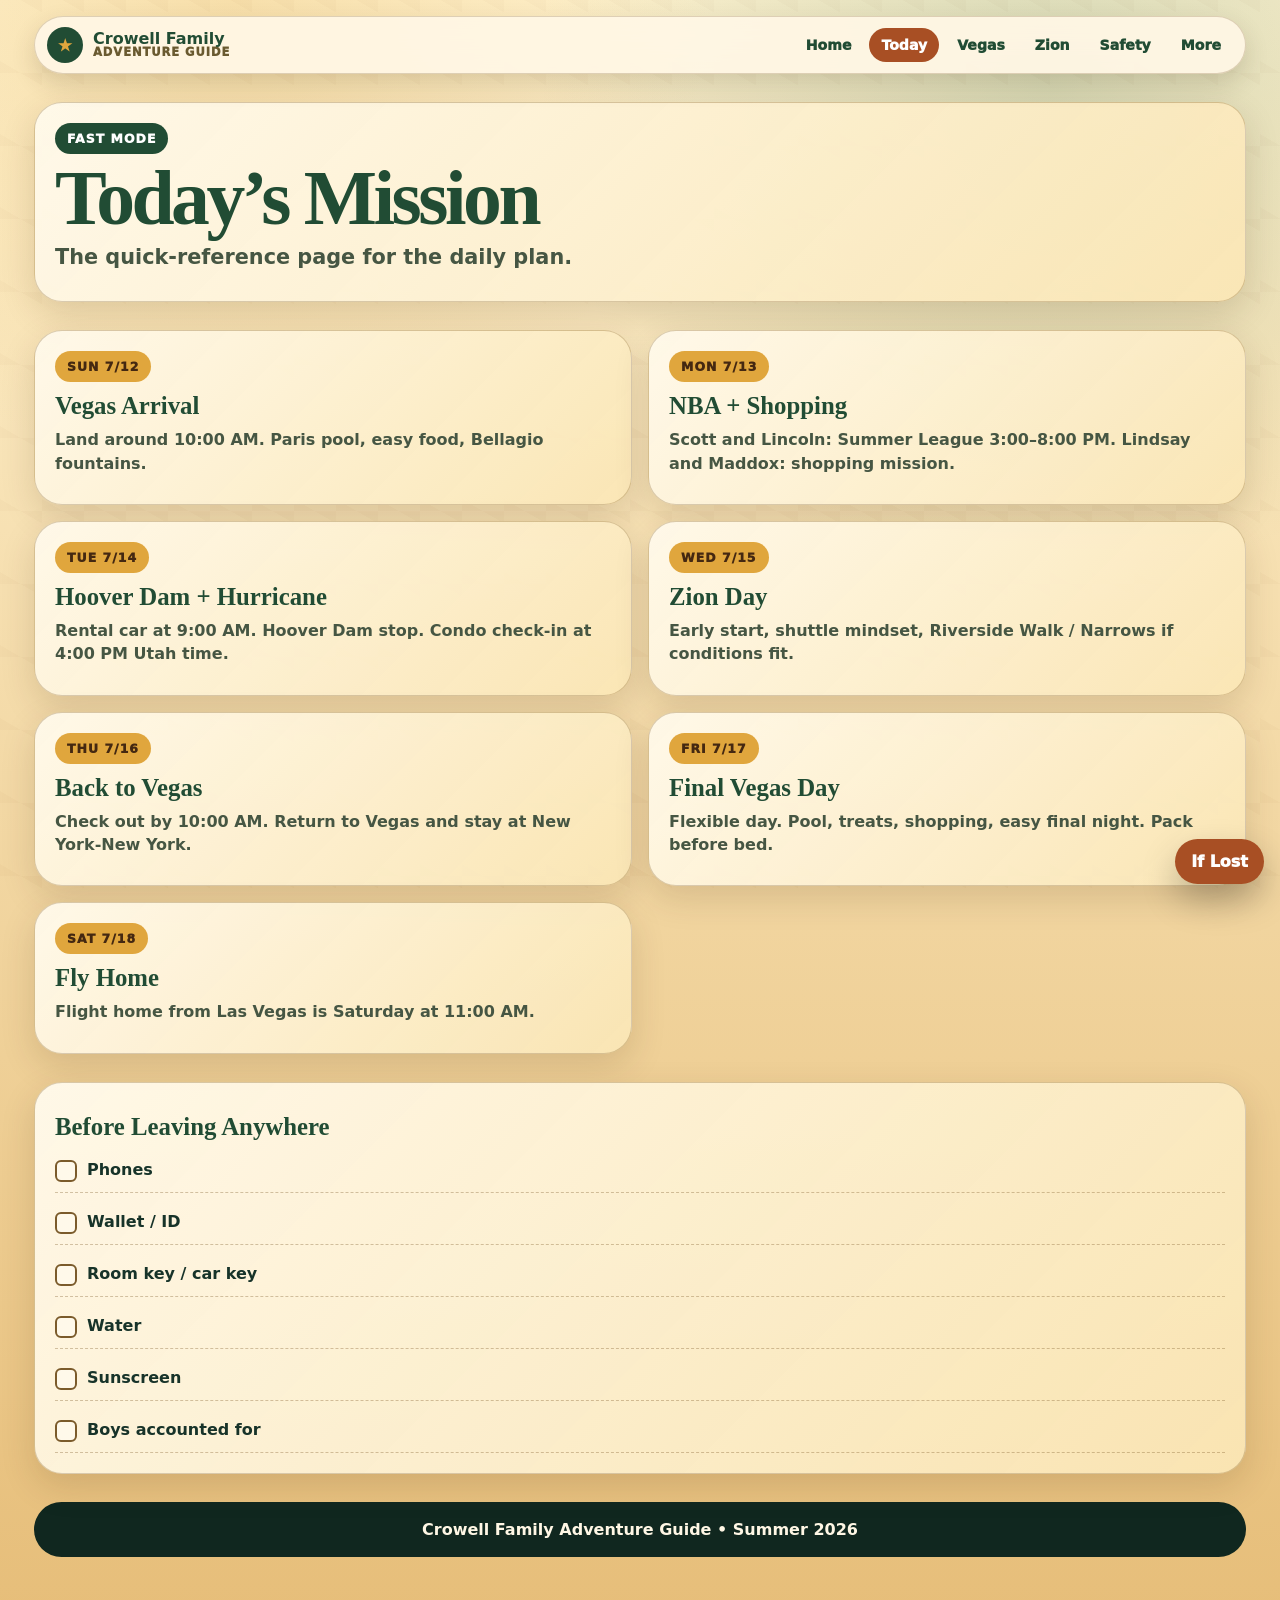
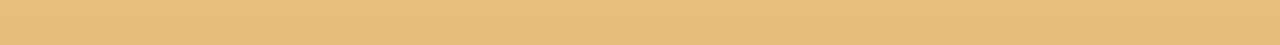
<file: today.html>
<!doctype html><html lang="en"><head><meta charset="utf-8"><meta name="viewport" content="width=device-width,initial-scale=1"><title>Today’s Mission</title><link rel="stylesheet" href="style.css?v=9"></head><body><a class="skip-link" href="#main">Skip to content</a><div class="site-shell"><header class="topbar"><a class="brand" href="index.html"><span>★</span><div><strong>Crowell Family</strong><small>Adventure Guide</small></div></a><nav class="nav"><a class="" href="index.html">Home</a><a class="active" href="today.html">Today</a><a class="" href="vegas.html">Vegas</a><a class="" href="zion.html">Zion</a><a class="" href="contacts.html">Safety</a><a class="" href="more.html">More</a></nav></header><main id="main"><section class="section card"><span class="kicker">Fast mode</span><h1 class="page-title">Today’s Mission</h1><p class="lead">The quick-reference page for the daily plan.</p></section><section class="section"><div class="grid two"><div class="day-card"><span class="kicker gold">Sun 7/12</span><h3>Vegas Arrival</h3><p>Land around 10:00 AM. Paris pool, easy food, Bellagio fountains.</p></div><div class="day-card"><span class="kicker gold">Mon 7/13</span><h3>NBA + Shopping</h3><p>Scott and Lincoln: Summer League 3:00–8:00 PM. Lindsay and Maddox: shopping mission.</p></div><div class="day-card"><span class="kicker gold">Tue 7/14</span><h3>Hoover Dam + Hurricane</h3><p>Rental car at 9:00 AM. Hoover Dam stop. Condo check-in at 4:00 PM Utah time.</p></div><div class="day-card"><span class="kicker gold">Wed 7/15</span><h3>Zion Day</h3><p>Early start, shuttle mindset, Riverside Walk / Narrows if conditions fit.</p></div><div class="day-card"><span class="kicker gold">Thu 7/16</span><h3>Back to Vegas</h3><p>Check out by 10:00 AM. Return to Vegas and stay at New York-New York.</p></div><div class="day-card"><span class="kicker gold">Fri 7/17</span><h3>Final Vegas Day</h3><p>Flexible day. Pool, treats, shopping, easy final night. Pack before bed.</p></div><div class="day-card"><span class="kicker gold">Sat 7/18</span><h3>Fly Home</h3><p>Flight home from Las Vegas is Saturday at 11:00 AM.</p></div></div></section><section class="section card"><h3>Before Leaving Anywhere</h3><ul class="checklist"><li><span class="box"></span><span>Phones</span></li><li><span class="box"></span><span>Wallet / ID</span></li><li><span class="box"></span><span>Room key / car key</span></li><li><span class="box"></span><span>Water</span></li><li><span class="box"></span><span>Sunscreen</span></li><li><span class="box"></span><span>Boys accounted for</span></li></ul></section></main><footer class="site-footer">Crowell Family Adventure Guide • Summer 2026</footer></div><a class="float-lost" href="contacts.html">If Lost</a></body></html>
</file>
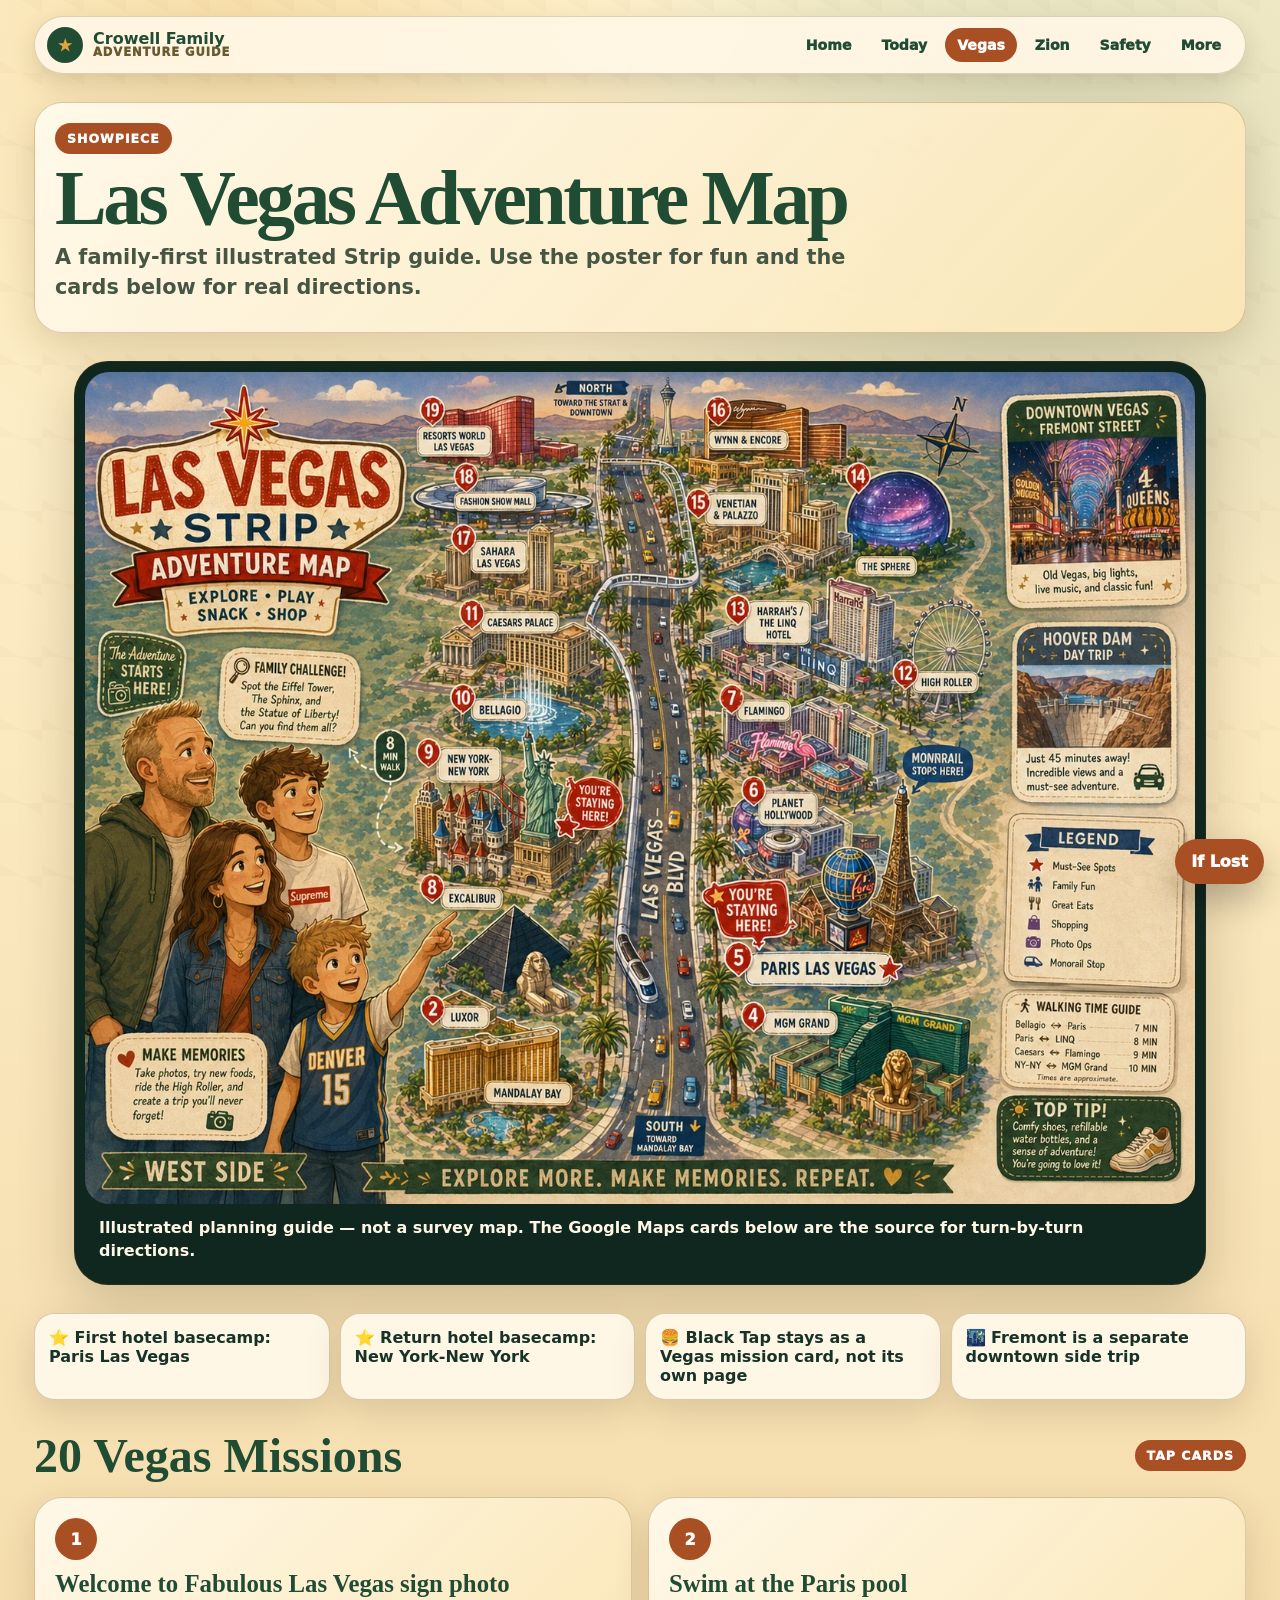
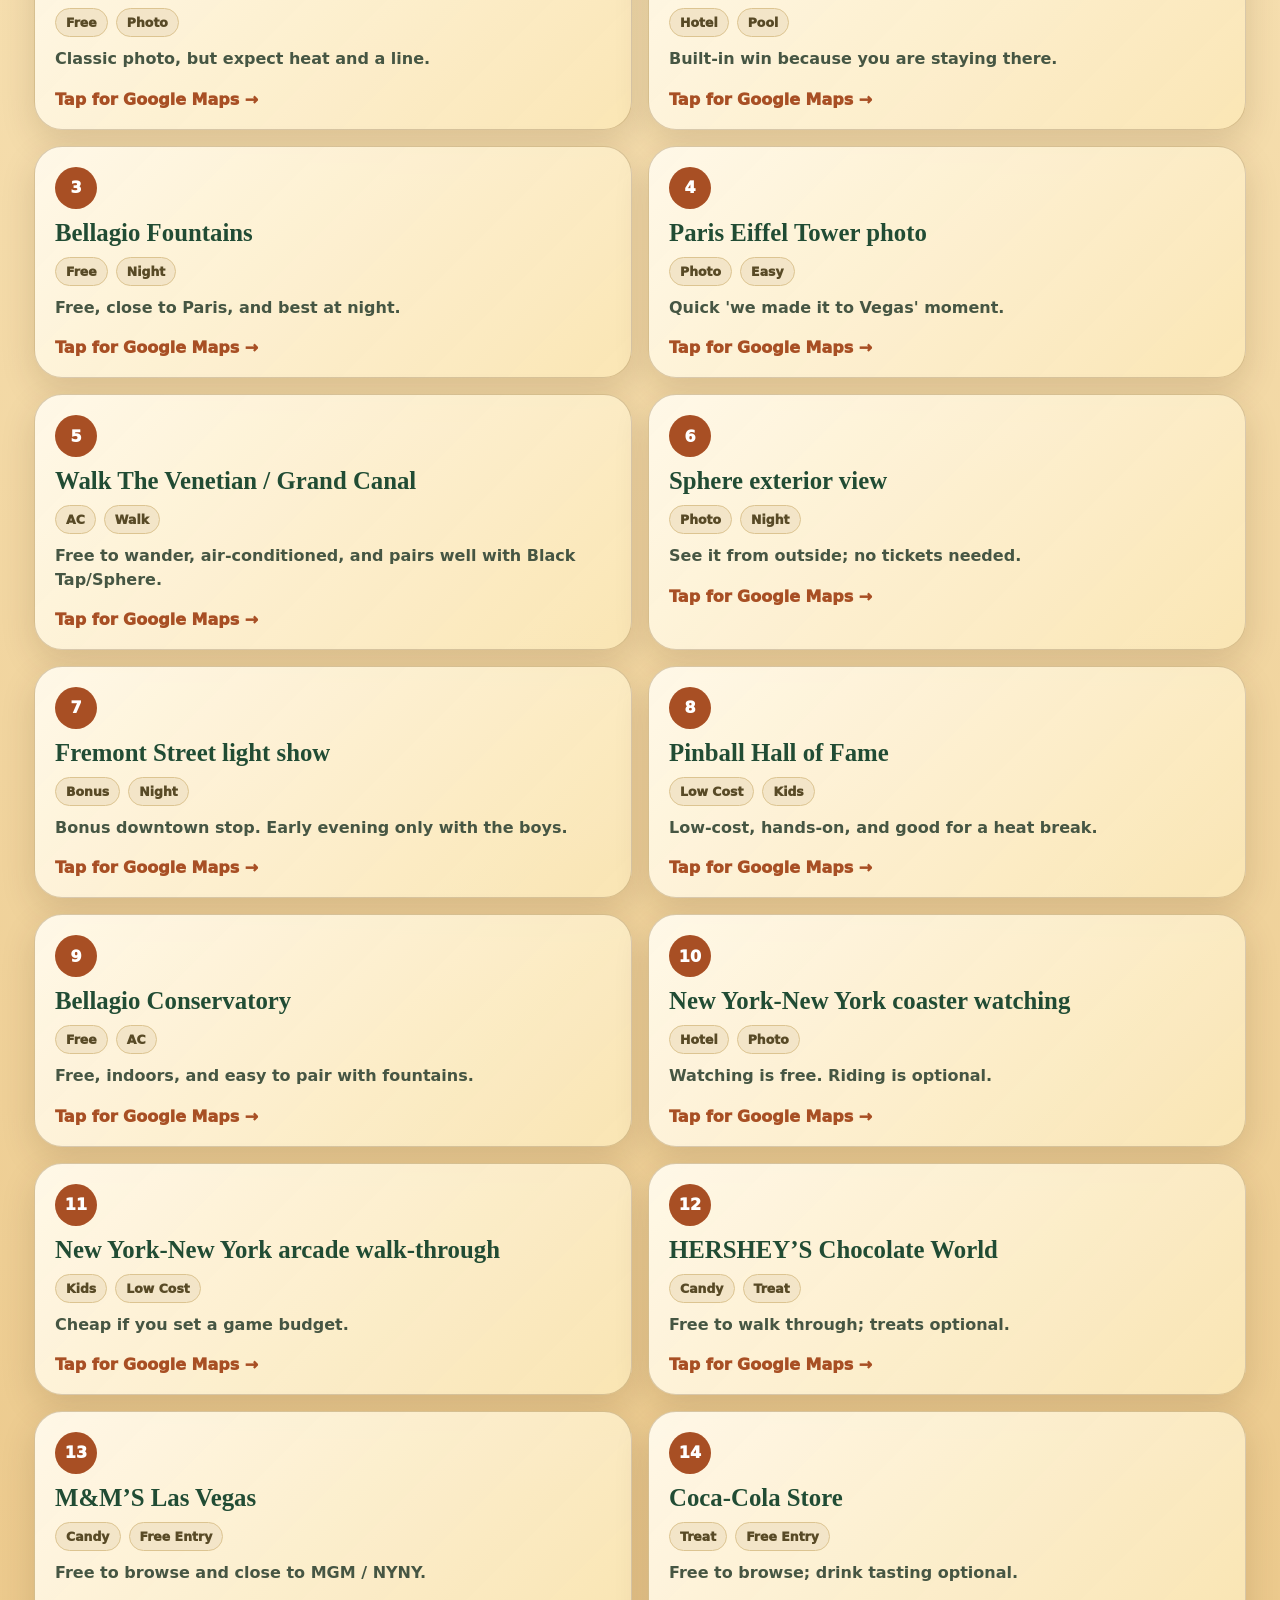
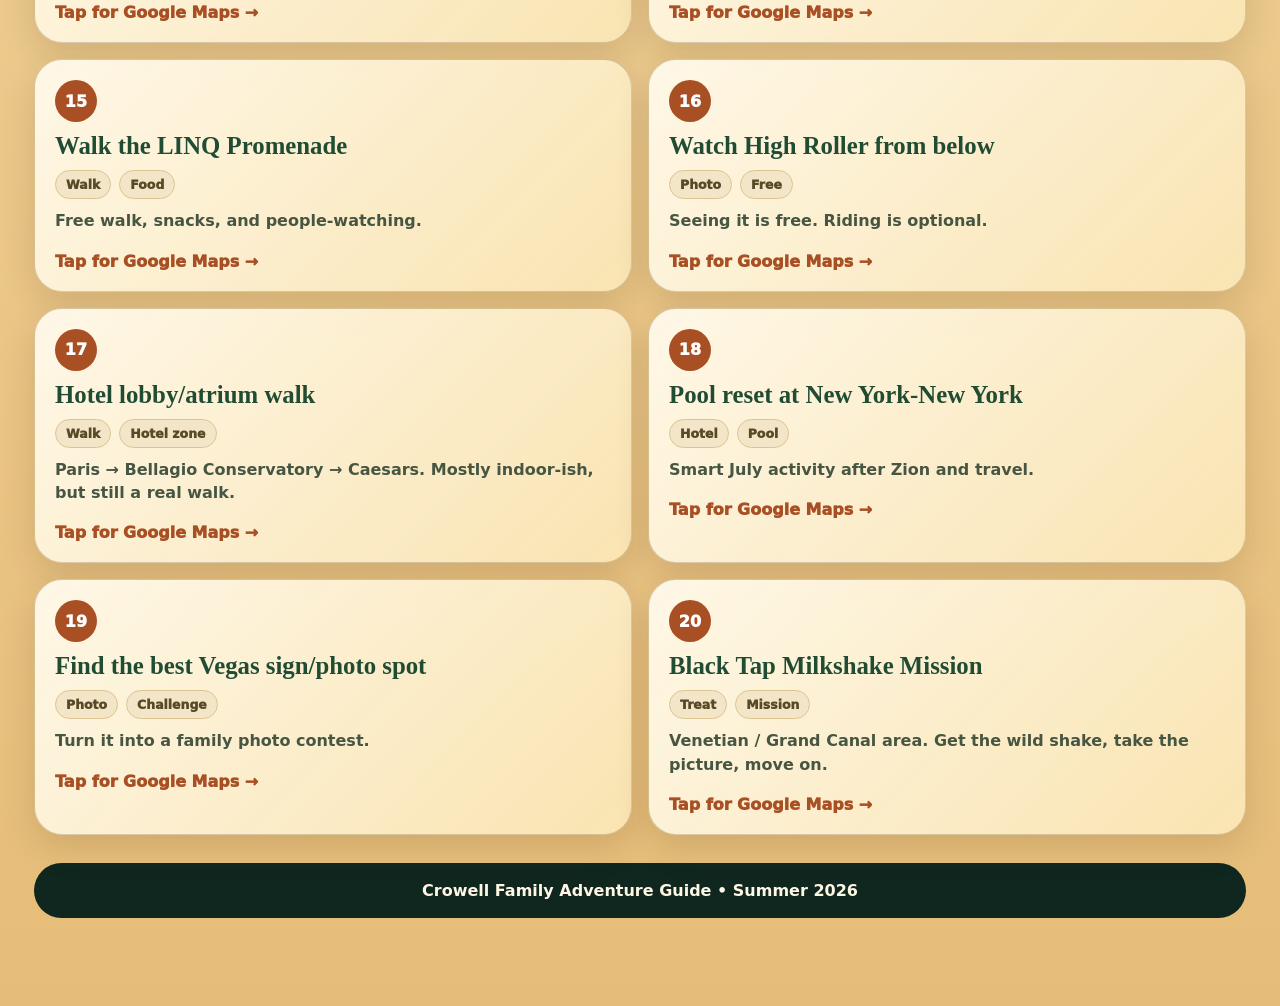
<file: vegas.html>
<!doctype html><html lang="en"><head><meta charset="utf-8"><meta name="viewport" content="width=device-width,initial-scale=1"><title>Las Vegas Adventure Map</title><link rel="stylesheet" href="style.css?v=9"></head><body><a class="skip-link" href="#main">Skip to content</a><div class="site-shell"><header class="topbar"><a class="brand" href="index.html"><span>★</span><div><strong>Crowell Family</strong><small>Adventure Guide</small></div></a><nav class="nav"><a class="" href="index.html">Home</a><a class="" href="today.html">Today</a><a class="active" href="vegas.html">Vegas</a><a class="" href="zion.html">Zion</a><a class="" href="contacts.html">Safety</a><a class="" href="more.html">More</a></nav></header><main id="main"><section class="section card"><span class="kicker rust">Showpiece</span><h1 class="page-title">Las Vegas Adventure Map</h1><p class="lead">A family-first illustrated Strip guide. Use the poster for fun and the cards below for real directions.</p></section><figure class="map-hero"><img src="las-vegas-strip-adventure-map.webp" alt="Illustrated Las Vegas Strip Adventure Map with family stops, resorts, Fremont Street, Hoover Dam, and activity callouts"><figcaption>Illustrated planning guide — not a survey map. The Google Maps cards below are the source for turn-by-turn directions.</figcaption></figure><section class="section"><div class="callout-strip"><div class="callout">⭐ First hotel basecamp: Paris Las Vegas</div><div class="callout">⭐ Return hotel basecamp: New York-New York</div><div class="callout">🍔 Black Tap stays as a Vegas mission card, not its own page</div><div class="callout">🌃 Fremont is a separate downtown side trip</div></div></section><section class="section"><div class="section-title"><h2>20 Vegas Missions</h2><span class="kicker rust">Tap cards</span></div><div class="grid two"><a class="shop-card" href="https://www.google.com/maps/search/?api=1&query=Welcome%20to%20Fabulous%20Las%20Vegas%20Sign" target="_blank" rel="noopener"><span class="badge">1</span><h3>Welcome to Fabulous Las Vegas sign photo</h3><div class="tag-row"><span class="tag">Free</span><span class="tag">Photo</span></div><p>Classic photo, but expect heat and a line.</p><span class="tap-hint">Tap for Google Maps →</span></a><a class="shop-card" href="https://www.google.com/maps/search/?api=1&query=Paris%20Las%20Vegas" target="_blank" rel="noopener"><span class="badge">2</span><h3>Swim at the Paris pool</h3><div class="tag-row"><span class="tag">Hotel</span><span class="tag">Pool</span></div><p>Built-in win because you are staying there.</p><span class="tap-hint">Tap for Google Maps →</span></a><a class="shop-card" href="https://www.google.com/maps/search/?api=1&query=Bellagio%20Fountains%20Las%20Vegas" target="_blank" rel="noopener"><span class="badge">3</span><h3>Bellagio Fountains</h3><div class="tag-row"><span class="tag">Free</span><span class="tag">Night</span></div><p>Free, close to Paris, and best at night.</p><span class="tap-hint">Tap for Google Maps →</span></a><a class="shop-card" href="https://www.google.com/maps/search/?api=1&query=Paris%20Las%20Vegas%20Eiffel%20Tower" target="_blank" rel="noopener"><span class="badge">4</span><h3>Paris Eiffel Tower photo</h3><div class="tag-row"><span class="tag">Photo</span><span class="tag">Easy</span></div><p>Quick 'we made it to Vegas' moment.</p><span class="tap-hint">Tap for Google Maps →</span></a><a class="shop-card" href="https://www.google.com/maps/search/?api=1&query=Grand%20Canal%20Shoppes%20Las%20Vegas" target="_blank" rel="noopener"><span class="badge">5</span><h3>Walk The Venetian / Grand Canal</h3><div class="tag-row"><span class="tag">AC</span><span class="tag">Walk</span></div><p>Free to wander, air-conditioned, and pairs well with Black Tap/Sphere.</p><span class="tap-hint">Tap for Google Maps →</span></a><a class="shop-card" href="https://www.google.com/maps/search/?api=1&query=Sphere%20Las%20Vegas" target="_blank" rel="noopener"><span class="badge">6</span><h3>Sphere exterior view</h3><div class="tag-row"><span class="tag">Photo</span><span class="tag">Night</span></div><p>See it from outside; no tickets needed.</p><span class="tap-hint">Tap for Google Maps →</span></a><a class="shop-card" href="https://www.google.com/maps/search/?api=1&query=Fremont%20Street%20Experience%20Las%20Vegas" target="_blank" rel="noopener"><span class="badge">7</span><h3>Fremont Street light show</h3><div class="tag-row"><span class="tag">Bonus</span><span class="tag">Night</span></div><p>Bonus downtown stop. Early evening only with the boys.</p><span class="tap-hint">Tap for Google Maps →</span></a><a class="shop-card" href="https://www.google.com/maps/search/?api=1&query=Pinball%20Hall%20of%20Fame%20Las%20Vegas" target="_blank" rel="noopener"><span class="badge">8</span><h3>Pinball Hall of Fame</h3><div class="tag-row"><span class="tag">Low Cost</span><span class="tag">Kids</span></div><p>Low-cost, hands-on, and good for a heat break.</p><span class="tap-hint">Tap for Google Maps →</span></a><a class="shop-card" href="https://www.google.com/maps/search/?api=1&query=Bellagio%20Conservatory%20%26%20Botanical%20Gardens%20Las%20Vegas" target="_blank" rel="noopener"><span class="badge">9</span><h3>Bellagio Conservatory</h3><div class="tag-row"><span class="tag">Free</span><span class="tag">AC</span></div><p>Free, indoors, and easy to pair with fountains.</p><span class="tap-hint">Tap for Google Maps →</span></a><a class="shop-card" href="https://www.google.com/maps/search/?api=1&query=New%20York-New%20York%20Hotel%20and%20Casino%20Las%20Vegas" target="_blank" rel="noopener"><span class="badge">10</span><h3>New York-New York coaster watching</h3><div class="tag-row"><span class="tag">Hotel</span><span class="tag">Photo</span></div><p>Watching is free. Riding is optional.</p><span class="tap-hint">Tap for Google Maps →</span></a><a class="shop-card" href="https://www.google.com/maps/search/?api=1&query=Big%20Apple%20Arcade%20Las%20Vegas" target="_blank" rel="noopener"><span class="badge">11</span><h3>New York-New York arcade walk-through</h3><div class="tag-row"><span class="tag">Kids</span><span class="tag">Low Cost</span></div><p>Cheap if you set a game budget.</p><span class="tap-hint">Tap for Google Maps →</span></a><a class="shop-card" href="https://www.google.com/maps/search/?api=1&query=HERSHEY%27S%20Chocolate%20World%20Las%20Vegas" target="_blank" rel="noopener"><span class="badge">12</span><h3>HERSHEY’S Chocolate World</h3><div class="tag-row"><span class="tag">Candy</span><span class="tag">Treat</span></div><p>Free to walk through; treats optional.</p><span class="tap-hint">Tap for Google Maps →</span></a><a class="shop-card" href="https://www.google.com/maps/search/?api=1&query=M%26M%27s%20World%20Las%20Vegas" target="_blank" rel="noopener"><span class="badge">13</span><h3>M&amp;M’S Las Vegas</h3><div class="tag-row"><span class="tag">Candy</span><span class="tag">Free Entry</span></div><p>Free to browse and close to MGM / NYNY.</p><span class="tap-hint">Tap for Google Maps →</span></a><a class="shop-card" href="https://www.google.com/maps/search/?api=1&query=Coca-Cola%20Store%20Las%20Vegas" target="_blank" rel="noopener"><span class="badge">14</span><h3>Coca-Cola Store</h3><div class="tag-row"><span class="tag">Treat</span><span class="tag">Free Entry</span></div><p>Free to browse; drink tasting optional.</p><span class="tap-hint">Tap for Google Maps →</span></a><a class="shop-card" href="https://www.google.com/maps/search/?api=1&query=LINQ%20Promenade%20Las%20Vegas" target="_blank" rel="noopener"><span class="badge">15</span><h3>Walk the LINQ Promenade</h3><div class="tag-row"><span class="tag">Walk</span><span class="tag">Food</span></div><p>Free walk, snacks, and people-watching.</p><span class="tap-hint">Tap for Google Maps →</span></a><a class="shop-card" href="https://www.google.com/maps/search/?api=1&query=High%20Roller%20Las%20Vegas" target="_blank" rel="noopener"><span class="badge">16</span><h3>Watch High Roller from below</h3><div class="tag-row"><span class="tag">Photo</span><span class="tag">Free</span></div><p>Seeing it is free. Riding is optional.</p><span class="tap-hint">Tap for Google Maps →</span></a><a class="shop-card" href="https://www.google.com/maps/dir/?api=1&origin=Paris+Las+Vegas&destination=Caesars+Palace+Las+Vegas&travelmode=walking&waypoints=Bellagio+Conservatory+%26+Botanical+Gardens" target="_blank" rel="noopener"><span class="badge">17</span><h3>Hotel lobby/atrium walk</h3><div class="tag-row"><span class="tag">Walk</span><span class="tag">Hotel zone</span></div><p>Paris → Bellagio Conservatory → Caesars. Mostly indoor-ish, but still a real walk.</p><span class="tap-hint">Tap for Google Maps →</span></a><a class="shop-card" href="https://www.google.com/maps/search/?api=1&query=New%20York-New%20York%20Hotel%20and%20Casino%20Las%20Vegas" target="_blank" rel="noopener"><span class="badge">18</span><h3>Pool reset at New York-New York</h3><div class="tag-row"><span class="tag">Hotel</span><span class="tag">Pool</span></div><p>Smart July activity after Zion and travel.</p><span class="tap-hint">Tap for Google Maps →</span></a><a class="shop-card" href="https://www.google.com/maps/search/?api=1&query=Welcome%20to%20Fabulous%20Las%20Vegas%20Sign" target="_blank" rel="noopener"><span class="badge">19</span><h3>Find the best Vegas sign/photo spot</h3><div class="tag-row"><span class="tag">Photo</span><span class="tag">Challenge</span></div><p>Turn it into a family photo contest.</p><span class="tap-hint">Tap for Google Maps →</span></a><a class="shop-card" href="https://www.google.com/maps/search/?api=1&query=Black%20Tap%20Craft%20Burgers%20%26%20Beer%20The%20Venetian%20Las%20Vegas" target="_blank" rel="noopener"><span class="badge">20</span><h3>Black Tap Milkshake Mission</h3><div class="tag-row"><span class="tag">Treat</span><span class="tag">Mission</span></div><p>Venetian / Grand Canal area. Get the wild shake, take the picture, move on.</p><span class="tap-hint">Tap for Google Maps →</span></a></div></section></main><footer class="site-footer">Crowell Family Adventure Guide • Summer 2026</footer></div><a class="float-lost" href="contacts.html">If Lost</a></body></html>
</file>
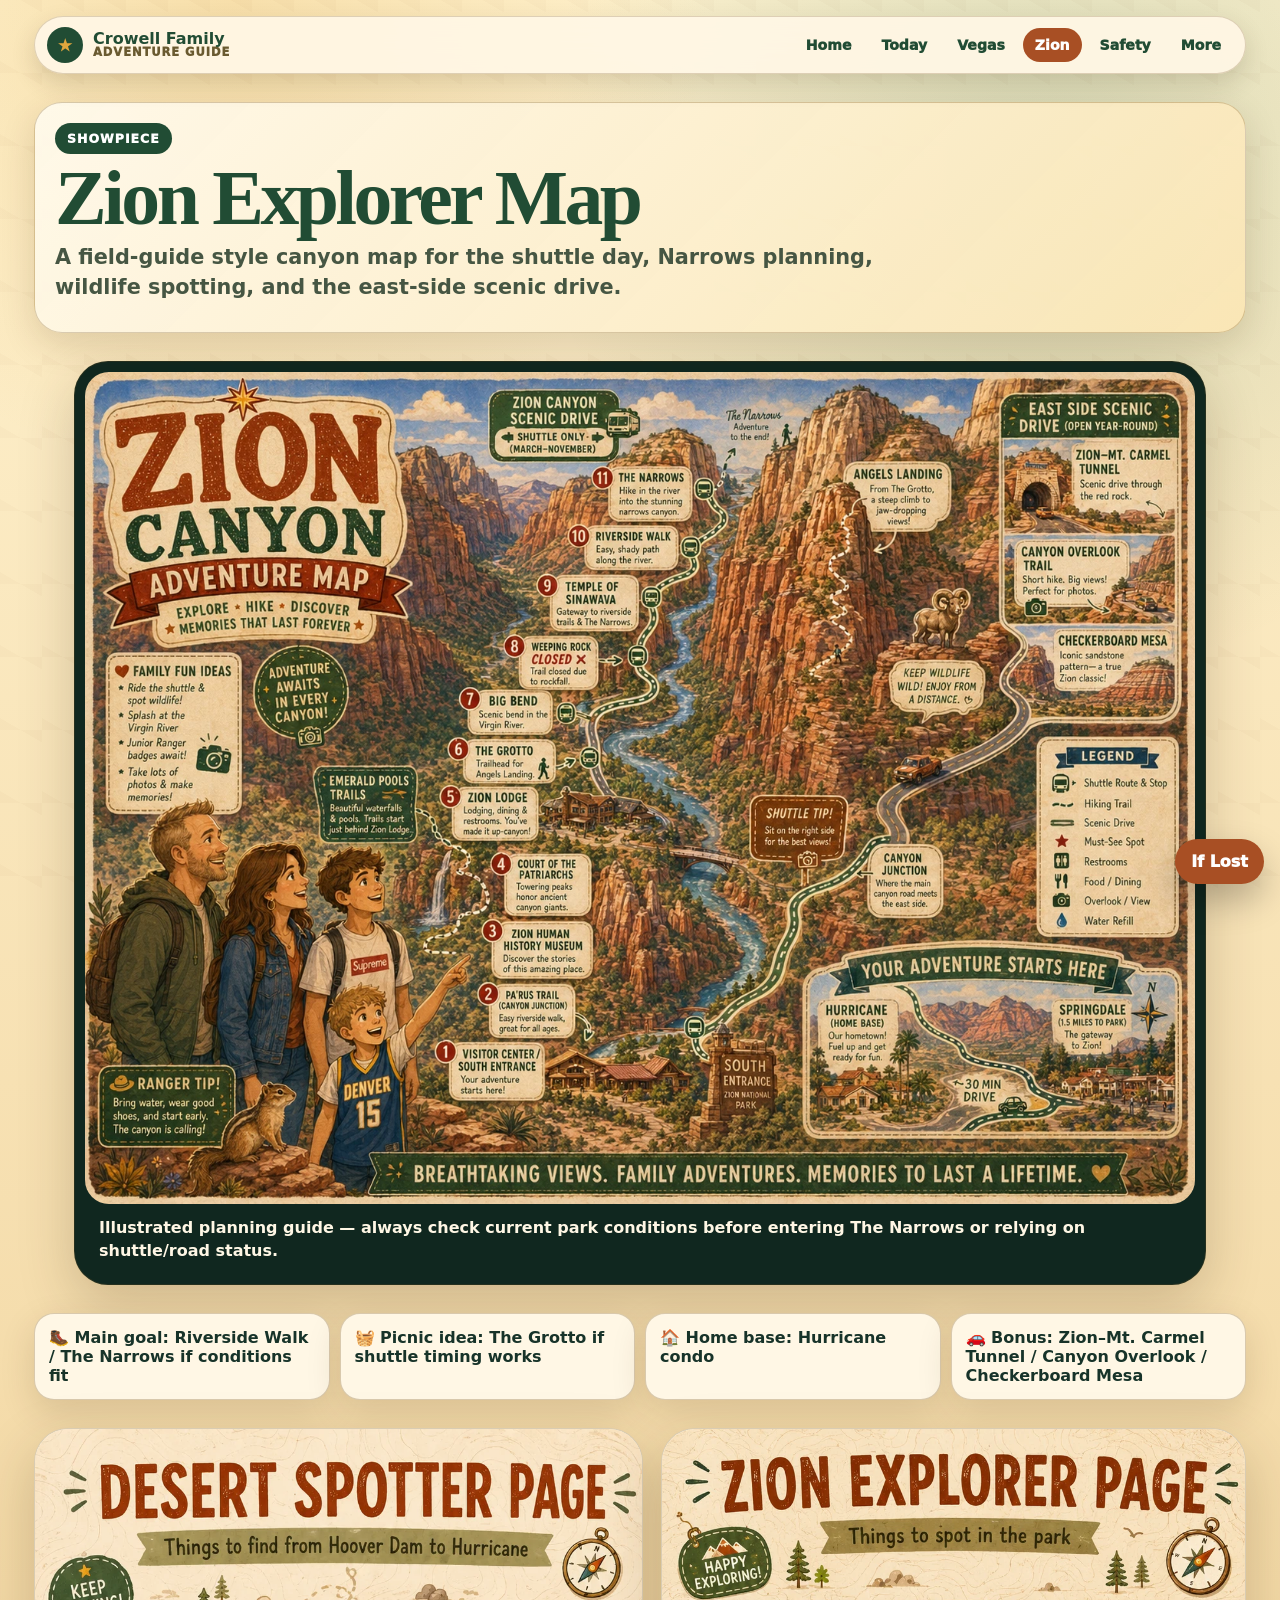
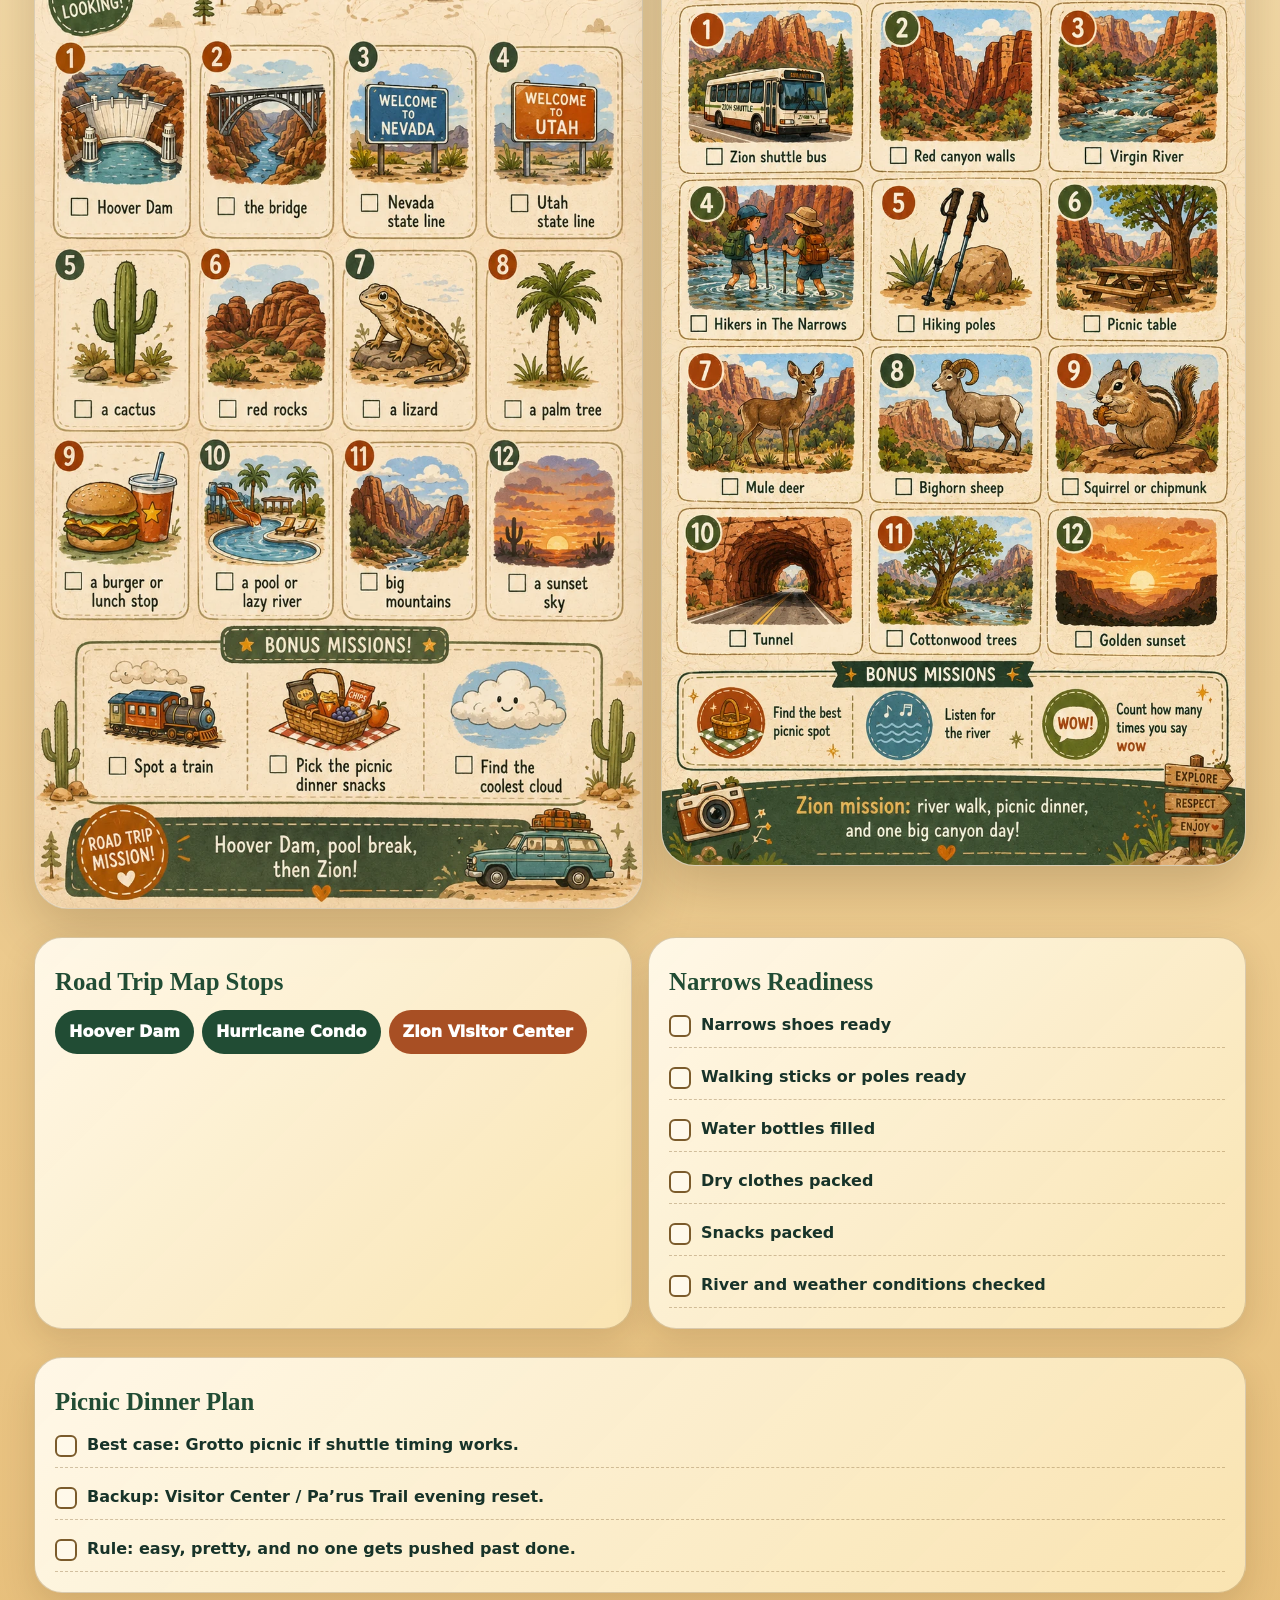
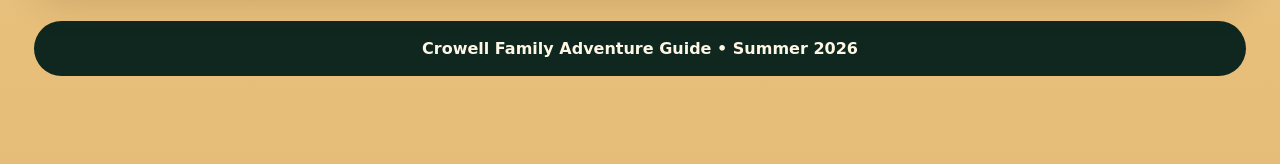
<file: zion.html>
<!doctype html><html lang="en"><head><meta charset="utf-8"><meta name="viewport" content="width=device-width,initial-scale=1"><title>Zion Explorer Map</title><link rel="stylesheet" href="style.css?v=9"></head><body><a class="skip-link" href="#main">Skip to content</a><div class="site-shell"><header class="topbar"><a class="brand" href="index.html"><span>★</span><div><strong>Crowell Family</strong><small>Adventure Guide</small></div></a><nav class="nav"><a class="" href="index.html">Home</a><a class="" href="today.html">Today</a><a class="" href="vegas.html">Vegas</a><a class="active" href="zion.html">Zion</a><a class="" href="contacts.html">Safety</a><a class="" href="more.html">More</a></nav></header><main id="main"><section class="section card"><span class="kicker green">Showpiece</span><h1 class="page-title">Zion Explorer Map</h1><p class="lead">A field-guide style canyon map for the shuttle day, Narrows planning, wildlife spotting, and the east-side scenic drive.</p></section><figure class="map-hero"><img src="zion-canyon-adventure-map.webp" alt="Illustrated Zion Canyon Adventure Map with shuttle stops, Riverside Walk, The Narrows, Zion Lodge, The Grotto, and east-side scenic drive"><figcaption>Illustrated planning guide — always check current park conditions before entering The Narrows or relying on shuttle/road status.</figcaption></figure><section class="section"><div class="callout-strip"><div class="callout">🥾 Main goal: Riverside Walk / The Narrows if conditions fit</div><div class="callout">🧺 Picnic idea: The Grotto if shuttle timing works</div><div class="callout">🏠 Home base: Hurricane condo</div><div class="callout">🚗 Bonus: Zion–Mt. Carmel Tunnel / Canyon Overlook / Checkerboard Mesa</div></div></section><section class="section poster-grid"><div class="visual"><img src="desert-spotter.webp" alt="Desert Spotter kid challenge"></div><div class="visual"><img src="zion-explorer.webp" alt="Zion Explorer activity guide"></div></section><section class="section grid two"><div class="card"><h3>Road Trip Map Stops</h3><a class="map-btn" href="https://www.google.com/maps/search/?api=1&query=Hoover%20Dam" target="_blank" rel="noopener">Hoover Dam</a><a class="map-btn" href="https://www.google.com/maps/search/?api=1&query=108%20North%20Coral%20Springs%20Drive%20Hurricane%20UT%2084737" target="_blank" rel="noopener">Hurricane Condo</a><a class="map-btn alt" href="https://www.google.com/maps/search/?api=1&query=Zion%20Canyon%20Visitor%20Center" target="_blank" rel="noopener">Zion Visitor Center</a></div><div class="card"><h3>Narrows Readiness</h3><ul class="checklist"><li><span class="box"></span><span>Narrows shoes ready</span></li><li><span class="box"></span><span>Walking sticks or poles ready</span></li><li><span class="box"></span><span>Water bottles filled</span></li><li><span class="box"></span><span>Dry clothes packed</span></li><li><span class="box"></span><span>Snacks packed</span></li><li><span class="box"></span><span>River and weather conditions checked</span></li></ul></div></section><section class="section card"><h3>Picnic Dinner Plan</h3><ul class="checklist"><li><span class="box"></span><span>Best case: Grotto picnic if shuttle timing works.</span></li><li><span class="box"></span><span>Backup: Visitor Center / Pa’rus Trail evening reset.</span></li><li><span class="box"></span><span>Rule: easy, pretty, and no one gets pushed past done.</span></li></ul></section></main><footer class="site-footer">Crowell Family Adventure Guide • Summer 2026</footer></div><a class="float-lost" href="contacts.html">If Lost</a></body></html>
</file>
<file: style.css>
:root{--ink:#173329;--green:#214c34;--deep:#10271f;--rust:#a84f24;--blue:#1f5d85;--gold:#e0a63d;--paper:#fff7e5;--shadow:0 20px 55px rgba(64,43,13,.22);--soft:0 12px 34px rgba(64,43,13,.15)}*{box-sizing:border-box}body{margin:0;color:var(--ink);font-family:system-ui,-apple-system,BlinkMacSystemFont,"Segoe UI",sans-serif;background:radial-gradient(circle at 18% 0%,rgba(224,166,61,.25),transparent 30rem),radial-gradient(circle at 82% 5%,rgba(40,107,72,.18),transparent 32rem),linear-gradient(180deg,#fff2cf,#e6bd78)}body:before{content:"";position:fixed;inset:0;pointer-events:none;opacity:.12;background-image:linear-gradient(30deg,rgba(90,61,25,.16) 12%,transparent 12.5%,transparent 87%,rgba(90,61,25,.16) 87.5%);background-size:42px 73px}a{color:inherit}.site-shell{max-width:1240px;margin:0 auto;padding:16px 14px 88px}.skip-link{position:absolute;left:-999px;top:10px;background:#fff;color:#000;padding:10px;border-radius:10px;z-index:999}.skip-link:focus{left:10px}.topbar{position:sticky;top:0;z-index:20;display:flex;justify-content:space-between;align-items:center;gap:12px;padding:10px 12px;margin-bottom:18px;border-radius:999px;background:rgba(255,247,229,.92);backdrop-filter:blur(12px);border:1px solid rgba(117,83,34,.24);box-shadow:0 10px 24px rgba(58,43,20,.16)}.brand{display:flex;align-items:center;gap:10px;text-decoration:none;color:var(--green);font-weight:950;white-space:nowrap}.brand span{width:36px;height:36px;border-radius:50%;display:grid;place-items:center;background:var(--green);color:var(--gold)}.brand strong{display:block;line-height:1}.brand small{display:block;line-height:1;color:#6a5a30;font-size:.72rem;text-transform:uppercase;letter-spacing:.08em}.nav{display:flex;gap:6px;overflow:auto}.nav a{text-decoration:none;flex:0 0 auto;border-radius:999px;padding:9px 12px;font-weight:950;font-size:.88rem;color:var(--green)}.nav a.active,.nav a:hover{background:var(--rust);color:#fff}.section{margin:28px 0}.hero,.map-hero,.poster,.visual{border-radius:34px;overflow:hidden;background:var(--paper);border:1px solid rgba(104,75,29,.25);box-shadow:var(--shadow)}.hero{position:relative}.hero img,.map-hero img,.poster img,.visual img{display:block;width:100%;height:auto}.hero-copy{position:absolute;left:18px;right:18px;bottom:18px;background:rgba(255,247,229,.92);border-radius:26px;padding:18px;box-shadow:0 18px 42px rgba(39,28,12,.22)}.kicker{display:inline-flex;background:var(--green);color:#fff;border-radius:999px;padding:8px 12px;font-weight:950;font-size:.78rem;text-transform:uppercase;letter-spacing:.08em}.kicker.gold{background:var(--gold);color:#442811}.kicker.rust{background:var(--rust)}.kicker.blue{background:var(--blue)}.kicker.green{background:var(--green)}.display,.page-title{font-family:Georgia,serif;color:var(--green);letter-spacing:-.045em;line-height:.9;margin:10px 0 8px}.display{font-size:clamp(2.6rem,8vw,6rem)}.page-title{font-size:clamp(2.2rem,7vw,4.85rem)}.lead{margin:0;max-width:860px;font-size:clamp(1.05rem,2.15vw,1.3rem);line-height:1.45;color:#3d4d3f;font-weight:650}.section-title{display:flex;justify-content:space-between;align-items:center;gap:12px;margin:0 0 14px}.section-title h2{font-family:Georgia,serif;color:var(--green);font-size:clamp(1.65rem,4.5vw,3rem);margin:0}.grid{display:grid;gap:16px}.grid.two{grid-template-columns:repeat(2,minmax(0,1fr))}.grid.three{grid-template-columns:repeat(3,minmax(0,1fr))}.card,.mission,.day-card,.contact-card,.shop-card,.timeline-card,.game-card,.base-card{position:relative;overflow:hidden;padding:20px;border-radius:28px;background:linear-gradient(135deg,rgba(255,249,234,.97),rgba(250,230,181,.93));border:1px solid rgba(118,83,31,.28);box-shadow:var(--soft)}a.mission,a.shop-card,a.base-card{display:block;text-decoration:none}.card h3,.mission h3,.day-card h3,.contact-card h3,.shop-card h3,.timeline-card h3,.game-card h3,.base-card h3{font-family:Georgia,serif;font-size:1.55rem;margin:10px 0 8px;color:var(--green)}.card p,.mission p,.day-card p,.contact-card p,.shop-card p,.timeline-card p,.game-card p,.base-card p{margin:0 0 9px;line-height:1.46;font-weight:650;color:#465643}.badge{display:inline-flex;align-items:center;justify-content:center;min-width:42px;height:42px;border-radius:50%;background:var(--rust);color:#fff;font-weight:950}.badge.blue{background:var(--blue)}.badge.gold{background:var(--gold);color:#442811}.badge.green{background:var(--green)}.tag-row{display:flex;gap:8px;flex-wrap:wrap;margin:10px 0}.tag{display:inline-flex;border-radius:999px;padding:6px 10px;background:#f3e5c8;border:1px solid #dcc491;font-weight:950;font-size:.78rem;color:#584a26}.tap-hint{display:inline-flex;margin-top:10px;color:var(--rust);font-weight:950}.map-btn,.phone-btn{display:inline-flex;align-items:center;justify-content:center;min-height:44px;padding:10px 14px;border-radius:999px;background:var(--green);color:#fff;text-decoration:none;font-weight:950;margin:6px 8px 6px 0}.map-btn.alt,.phone-btn.alt{background:var(--rust)}.checklist{list-style:none;margin:0;padding:0;display:grid;gap:8px}.checklist li{display:flex;gap:10px;align-items:flex-start;padding:10px 0;border-bottom:1px dashed rgba(123,89,38,.34);font-weight:780;line-height:1.35}.box{width:22px;height:22px;flex:0 0 22px;border-radius:6px;border:2px solid #7b5b2b;background:#fff9ea;margin-top:1px}.poster-grid{display:grid;grid-template-columns:1.02fr .98fr;gap:18px;align-items:start}.stack{display:grid;gap:18px}.map-hero{padding:10px;background:#10271f}.map-hero img{border-radius:24px}.map-hero figcaption{padding:12px 14px;color:#fff7e5;font-weight:850;line-height:1.45}.callout-strip{display:flex;gap:10px;flex-wrap:wrap;margin-top:14px}.callout{flex:1 1 220px;background:#fff7e5;border:1px solid rgba(118,83,31,.28);border-radius:20px;padding:14px;box-shadow:var(--soft);font-weight:800}.notice{background:#fff0df;border:1px solid #d78b54}.site-footer{text-align:center;margin-top:28px;padding:18px;border-radius:28px;background:var(--deep);color:#fff7e5;font-weight:850}.float-lost{position:fixed;right:16px;bottom:16px;z-index:30;background:var(--rust);color:#fff;text-decoration:none;font-weight:950;padding:13px 16px;border-radius:999px;box-shadow:0 16px 34px rgba(0,0,0,.25)}@media(max-width:820px){.site-shell{padding:10px 10px 72px}.topbar{border-radius:22px;align-items:flex-start;flex-direction:column}.nav{width:100%;gap:4px}.nav a{font-size:.8rem;padding:8px 10px}.hero,.map-hero{border-radius:25px}.hero-copy{position:static;margin:10px}.grid.three,.grid.two,.poster-grid{grid-template-columns:1fr}.display,.page-title{font-size:clamp(2.2rem,14vw,4rem)}}


/* ===== Captain Lincoln Flight Wow Page ===== */
.flight-command{
  position:relative;
  overflow:hidden;
  border-radius:36px;
  padding:24px;
  min-height:420px;
  color:#fff7e5;
  border:1px solid rgba(255,247,229,.28);
  box-shadow:var(--shadow);
  background:
    radial-gradient(circle at 18% 18%,rgba(255,247,229,.28),transparent 14rem),
    radial-gradient(circle at 78% 28%,rgba(224,166,61,.28),transparent 15rem),
    linear-gradient(135deg,#10271f 0%,#1f5d85 55%,#173329 100%);
}
.flight-command:before{
  content:"";
  position:absolute;
  inset:0;
  opacity:.16;
  pointer-events:none;
  background-image:
    linear-gradient(90deg,rgba(255,255,255,.35) 1px,transparent 1px),
    linear-gradient(0deg,rgba(255,255,255,.28) 1px,transparent 1px);
  background-size:44px 44px;
}
.flight-cloud{
  position:absolute;
  right:-40px;
  top:22px;
  width:360px;
  height:180px;
  opacity:.18;
  background:
    radial-gradient(circle at 22% 60%,#fff 0 38px,transparent 40px),
    radial-gradient(circle at 43% 42%,#fff 0 58px,transparent 60px),
    radial-gradient(circle at 68% 58%,#fff 0 44px,transparent 46px);
}
.flight-hero-inner{
  position:relative;
  z-index:1;
  display:grid;
  grid-template-columns:1fr minmax(280px,.72fr);
  gap:22px;
  align-items:center;
}
.flight-command h1{
  font-family:Georgia,serif;
  font-size:clamp(2.6rem,8vw,6.6rem);
  line-height:.88;
  letter-spacing:-.055em;
  margin:12px 0;
  color:#fff7e5;
}
.flight-command .lead{color:#fff7e5;max-width:720px}
.boarding-pass{
  background:#fff7e5;
  color:#173329;
  border-radius:28px;
  padding:18px;
  border:2px dashed rgba(168,79,36,.6);
  box-shadow:0 22px 55px rgba(0,0,0,.22);
  transform:rotate(1.2deg);
}
.boarding-pass h2{
  font-family:Georgia,serif;
  font-size:2rem;
  margin:0 0 12px;
  color:#a84f24;
}
.pass-row{
  display:grid;
  grid-template-columns:1fr 1fr;
  gap:10px;
  border-top:1px dashed #d2b16d;
  padding-top:10px;
}
.pass-row div{
  background:#fff1cf;
  border-radius:16px;
  padding:12px;
}
.pass-label{
  display:block;
  font-size:.72rem;
  text-transform:uppercase;
  letter-spacing:.09em;
  color:#6b5a2d;
  font-weight:950;
}
.pass-value{
  display:block;
  font-size:1.1rem;
  font-weight:950;
  color:#173329;
}
.flight-strip{
  display:flex;
  flex-wrap:wrap;
  gap:10px;
  margin-top:16px;
}
.flight-pill{
  display:inline-flex;
  align-items:center;
  gap:8px;
  background:rgba(255,247,229,.16);
  border:1px solid rgba(255,247,229,.28);
  border-radius:999px;
  padding:9px 12px;
  font-weight:950;
}
.flight-panel{
  border-radius:32px;
  padding:22px;
  background:linear-gradient(135deg,rgba(255,249,234,.97),rgba(250,230,181,.93));
  border:1px solid rgba(118,83,31,.28);
  box-shadow:var(--soft);
}
.flight-panel h2{
  margin:0 0 12px;
  font-family:Georgia,serif;
  color:var(--green);
  font-size:clamp(1.8rem,4vw,3rem);
  letter-spacing:-.035em;
}
.flight-panel h3{
  font-family:Georgia,serif;
  color:var(--green);
  font-size:1.45rem;
  margin:8px 0 6px;
}
.mission-steps{
  counter-reset:mission;
  display:grid;
  gap:12px;
}
.mission-step{
  display:grid;
  grid-template-columns:54px 1fr;
  gap:12px;
  align-items:start;
  background:#fff9ea;
  border:1px solid rgba(118,83,31,.24);
  border-radius:22px;
  padding:14px;
}
.mission-step:before{
  counter-increment:mission;
  content:counter(mission);
  width:44px;
  height:44px;
  border-radius:50%;
  display:grid;
  place-items:center;
  background:var(--blue);
  color:#fff;
  font-weight:950;
  box-shadow:inset 0 0 0 2px rgba(255,255,255,.4);
}
.badge-board{
  display:grid;
  grid-template-columns:repeat(4,minmax(0,1fr));
  gap:14px;
}
.achievement{
  min-height:150px;
  text-align:center;
  background:#fff9ea;
  border-radius:26px;
  padding:16px;
  border:1px solid rgba(118,83,31,.25);
  box-shadow:var(--soft);
}
.achievement .icon{
  width:64px;
  height:64px;
  margin:0 auto 10px;
  border-radius:50%;
  display:grid;
  place-items:center;
  font-size:2rem;
  background:var(--gold);
  color:#442811;
  box-shadow:inset 0 0 0 3px rgba(255,255,255,.45);
}
.achievement strong{
  display:block;
  font-family:Georgia,serif;
  color:var(--green);
  font-size:1.25rem;
  margin-bottom:6px;
}
.achievement span{
  display:block;
  color:#516052;
  font-weight:750;
  line-height:1.35;
}
.calm-card{
  background:#10271f;
  color:#fff7e5;
  border-radius:30px;
  padding:22px;
  box-shadow:var(--shadow);
  border:1px solid rgba(255,247,229,.22);
}
.calm-card h2,.calm-card h3{color:#fff7e5}
.calm-grid{
  display:grid;
  grid-template-columns:repeat(4,minmax(0,1fr));
  gap:10px;
}
.calm-box{
  border-radius:20px;
  padding:14px;
  background:rgba(255,247,229,.12);
  border:1px solid rgba(255,247,229,.2);
}
.calm-box strong{
  display:block;
  font-size:1.4rem;
  color:#e0a63d;
  margin-bottom:4px;
}
.flight-log{
  display:grid;
  grid-template-columns:repeat(3,minmax(0,1fr));
  gap:14px;
}
.log-card{
  background:#fff9ea;
  border:1px solid rgba(118,83,31,.25);
  border-radius:24px;
  padding:16px;
  min-height:170px;
}
.log-line{
  height:18px;
  border-bottom:2px dashed rgba(81,96,82,.38);
  margin:10px 0;
}
.captain-oath{
  text-align:center;
  border-radius:34px;
  padding:28px;
  background:
    radial-gradient(circle at 20% 0%,rgba(224,166,61,.3),transparent 15rem),
    linear-gradient(135deg,#fff9ea,#f1d89e);
  border:2px solid rgba(168,79,36,.25);
  box-shadow:var(--shadow);
}
.captain-oath blockquote{
  max-width:850px;
  margin:0 auto;
  font-family:Georgia,serif;
  color:var(--green);
  font-size:clamp(1.5rem,4vw,2.55rem);
  line-height:1.15;
  letter-spacing:-.025em;
}
.captain-oath p{
  margin:14px auto 0;
  max-width:720px;
  font-weight:800;
  color:#516052;
}
@media (max-width:900px){
  .flight-hero-inner,.badge-board,.calm-grid,.flight-log{grid-template-columns:1fr 1fr}
  .boarding-pass{transform:none}
}
@media (max-width:620px){
  .flight-command{padding:18px;border-radius:26px}
  .flight-hero-inner,.badge-board,.calm-grid,.flight-log{grid-template-columns:1fr}
  .pass-row{grid-template-columns:1fr}
  .mission-step{grid-template-columns:46px 1fr}
}

/* ===== Flight Interactive v12 ===== */
.flight-progress-wrap{margin-top:18px;background:rgba(255,247,229,.16);border:1px solid rgba(255,247,229,.26);border-radius:999px;overflow:hidden;height:18px;box-shadow:inset 0 0 0 1px rgba(255,255,255,.08)}
.flight-progress-bar{width:0%;height:100%;border-radius:999px;background:linear-gradient(90deg,#e0a63d,#fff0a8);transition:width .45s ease}
.flight-progress-label{margin-top:8px;font-weight:950;color:#fff7e5}
.checklist li{cursor:pointer;transition:transform .18s ease,background .18s ease,border-radius .18s ease}
.checklist li:hover{transform:translateX(3px)}
.checklist li.done{background:rgba(33,76,52,.08);border-radius:14px;padding-left:8px;padding-right:8px}
.checklist li.done .box{background:var(--green);border-color:var(--green);position:relative}
.checklist li.done .box:after{content:"✓";position:absolute;inset:0;display:grid;place-items:center;color:#fff;font-size:15px;font-weight:950}
.checklist li.done span:last-child{text-decoration:line-through;text-decoration-thickness:2px;text-decoration-color:rgba(33,76,52,.5)}
.mission-step{cursor:pointer;transition:transform .18s ease,box-shadow .18s ease,background .18s ease}
.mission-step:hover{transform:translateY(-2px);box-shadow:0 18px 36px rgba(64,43,13,.18)}
.mission-step.complete{background:#edf5df;border-color:rgba(33,76,52,.32)}
.mission-step.complete:before{content:"✓";background:var(--green)}
.achievement{cursor:pointer;transition:transform .2s ease,filter .2s ease,box-shadow .2s ease;filter:saturate(.72)}
.achievement:hover{transform:translateY(-4px) rotate(-.4deg)}
.achievement.unlocked{filter:saturate(1.2);box-shadow:0 22px 48px rgba(64,43,13,.24);outline:3px solid rgba(224,166,61,.42)}
.achievement.unlocked .icon{animation:badgePop .55s ease both}
@keyframes badgePop{0%{transform:scale(.72) rotate(-8deg)}55%{transform:scale(1.16) rotate(5deg)}100%{transform:scale(1) rotate(0)}}
.flight-control-panel{display:grid;grid-template-columns:1.15fr .85fr;gap:16px;align-items:stretch}
.breathing-tool{border-radius:34px;padding:24px;min-height:360px;background:radial-gradient(circle at 50% 35%,rgba(255,247,229,.2),transparent 14rem),linear-gradient(135deg,#0c1f19,#1f5d85);color:#fff7e5;box-shadow:var(--shadow);border:1px solid rgba(255,247,229,.22);display:grid;place-items:center;text-align:center}
.breath-orb{width:180px;height:180px;border-radius:50%;display:grid;place-items:center;background:radial-gradient(circle,#fff7e5 0%,#e0a63d 52%,#a84f24 100%);color:#10271f;font-weight:950;font-size:1.25rem;box-shadow:0 0 0 16px rgba(255,247,229,.11),0 26px 70px rgba(0,0,0,.28);transition:transform 1s ease;margin:10px auto 18px}
.breath-orb.inhale,.breath-orb.hold{transform:scale(1.18)}
.breath-orb.exhale,.breath-orb.rest{transform:scale(.84)}
.breathing-tool h2{color:#fff7e5;font-family:Georgia,serif;font-size:clamp(1.8rem,4vw,3rem);margin:0 0 8px}
.breathing-tool p{color:#fff7e5;font-weight:800;max-width:600px;margin:0 auto 14px}
.control-buttons{display:flex;gap:10px;justify-content:center;flex-wrap:wrap}
.control-btn{border:0;border-radius:999px;padding:12px 16px;font-weight:950;cursor:pointer;color:#10271f;background:#fff7e5;box-shadow:0 10px 24px rgba(0,0,0,.18)}
.control-btn.primary{background:var(--gold)}
.control-btn:hover{transform:translateY(-2px)}
.flight-status{border-radius:28px;padding:20px;background:linear-gradient(135deg,#fff9ea,#f3dfa8);border:1px solid rgba(118,83,31,.28);box-shadow:var(--soft)}
.status-meter{display:grid;gap:10px;margin-top:12px}
.status-item{display:grid;grid-template-columns:110px 1fr;gap:10px;align-items:center;font-weight:950}
.meter-track{height:14px;border-radius:999px;background:#ead49e;overflow:hidden}
.meter-fill{height:100%;width:10%;border-radius:999px;background:linear-gradient(90deg,var(--blue),var(--green));transition:width .35s ease}
.toast{position:fixed;left:50%;bottom:88px;transform:translateX(-50%) translateY(30px);background:#10271f;color:#fff7e5;border:1px solid rgba(255,247,229,.22);border-radius:999px;padding:13px 18px;z-index:50;box-shadow:0 18px 40px rgba(0,0,0,.3);font-weight:950;opacity:0;pointer-events:none;transition:opacity .25s ease,transform .25s ease}
.toast.show{opacity:1;transform:translateX(-50%) translateY(0)}
@media (max-width:850px){.flight-control-panel{grid-template-columns:1fr}.status-item{grid-template-columns:90px 1fr}}
</file>
